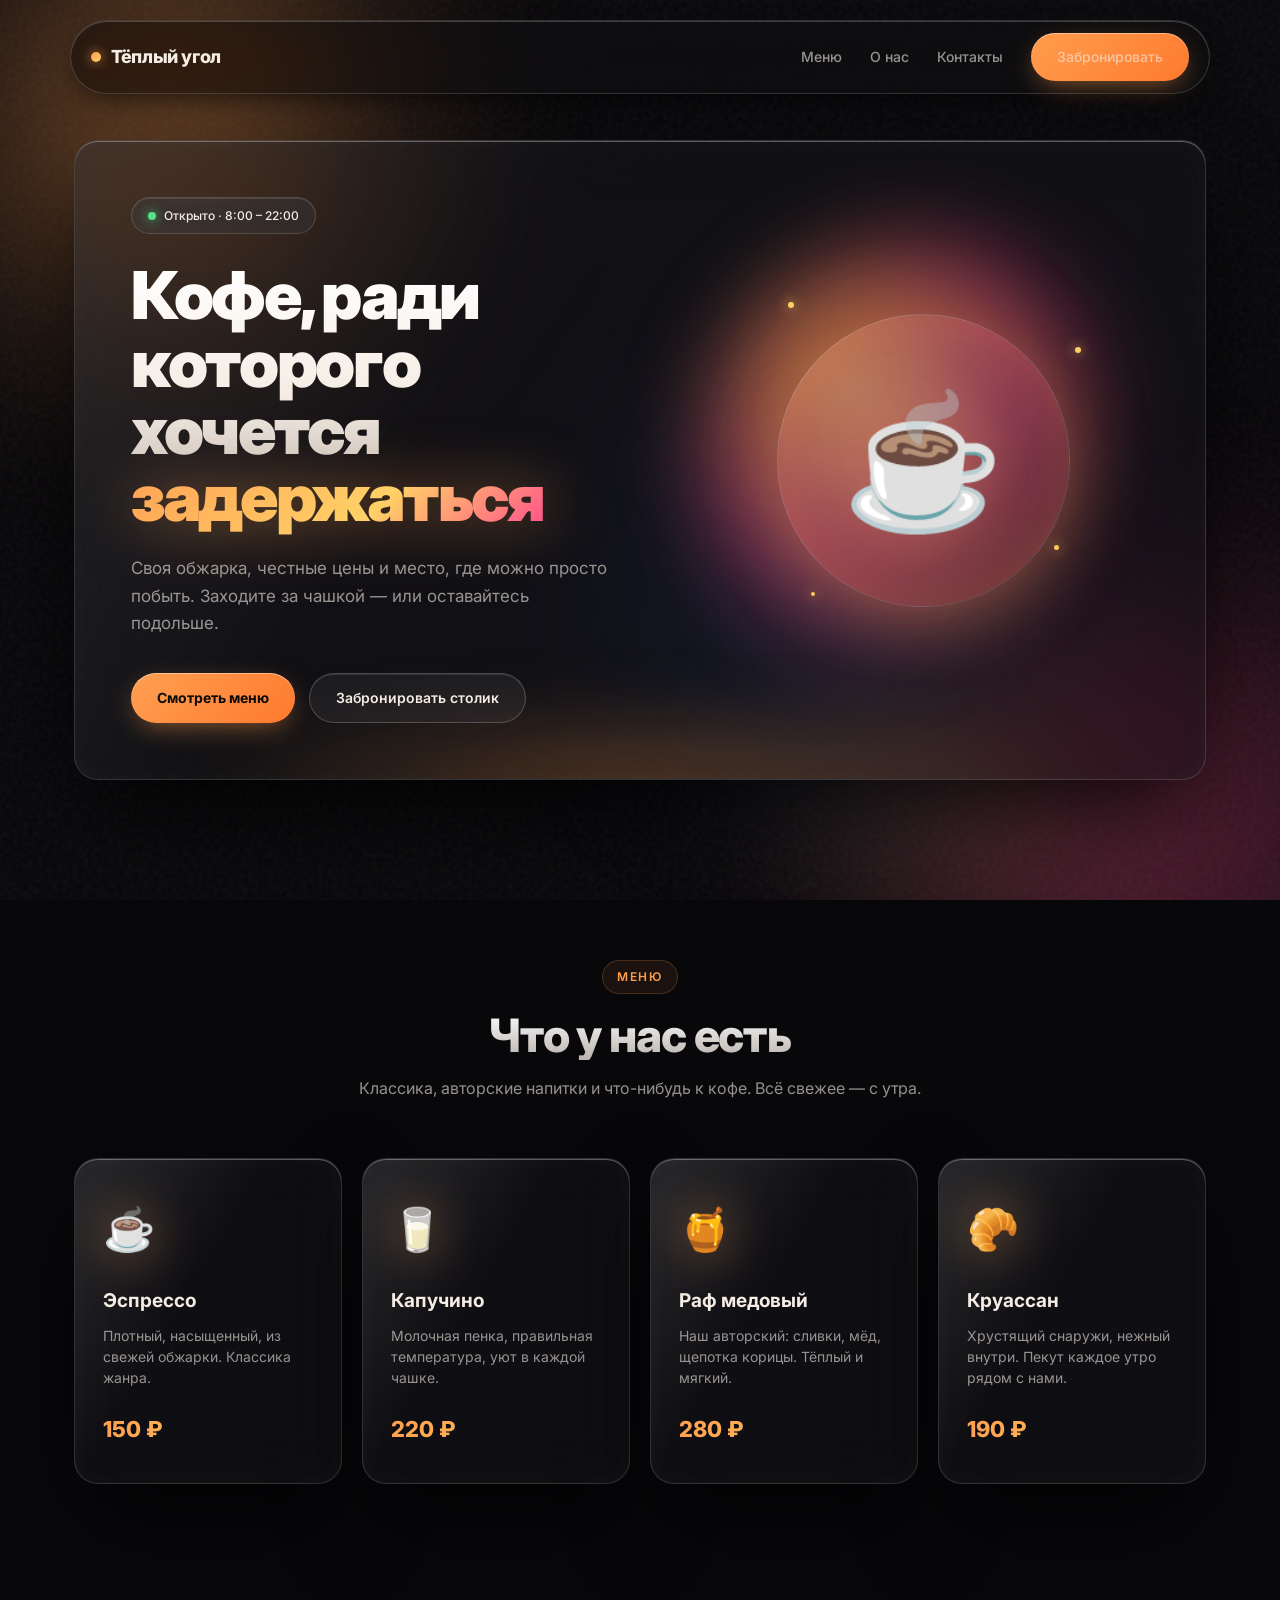
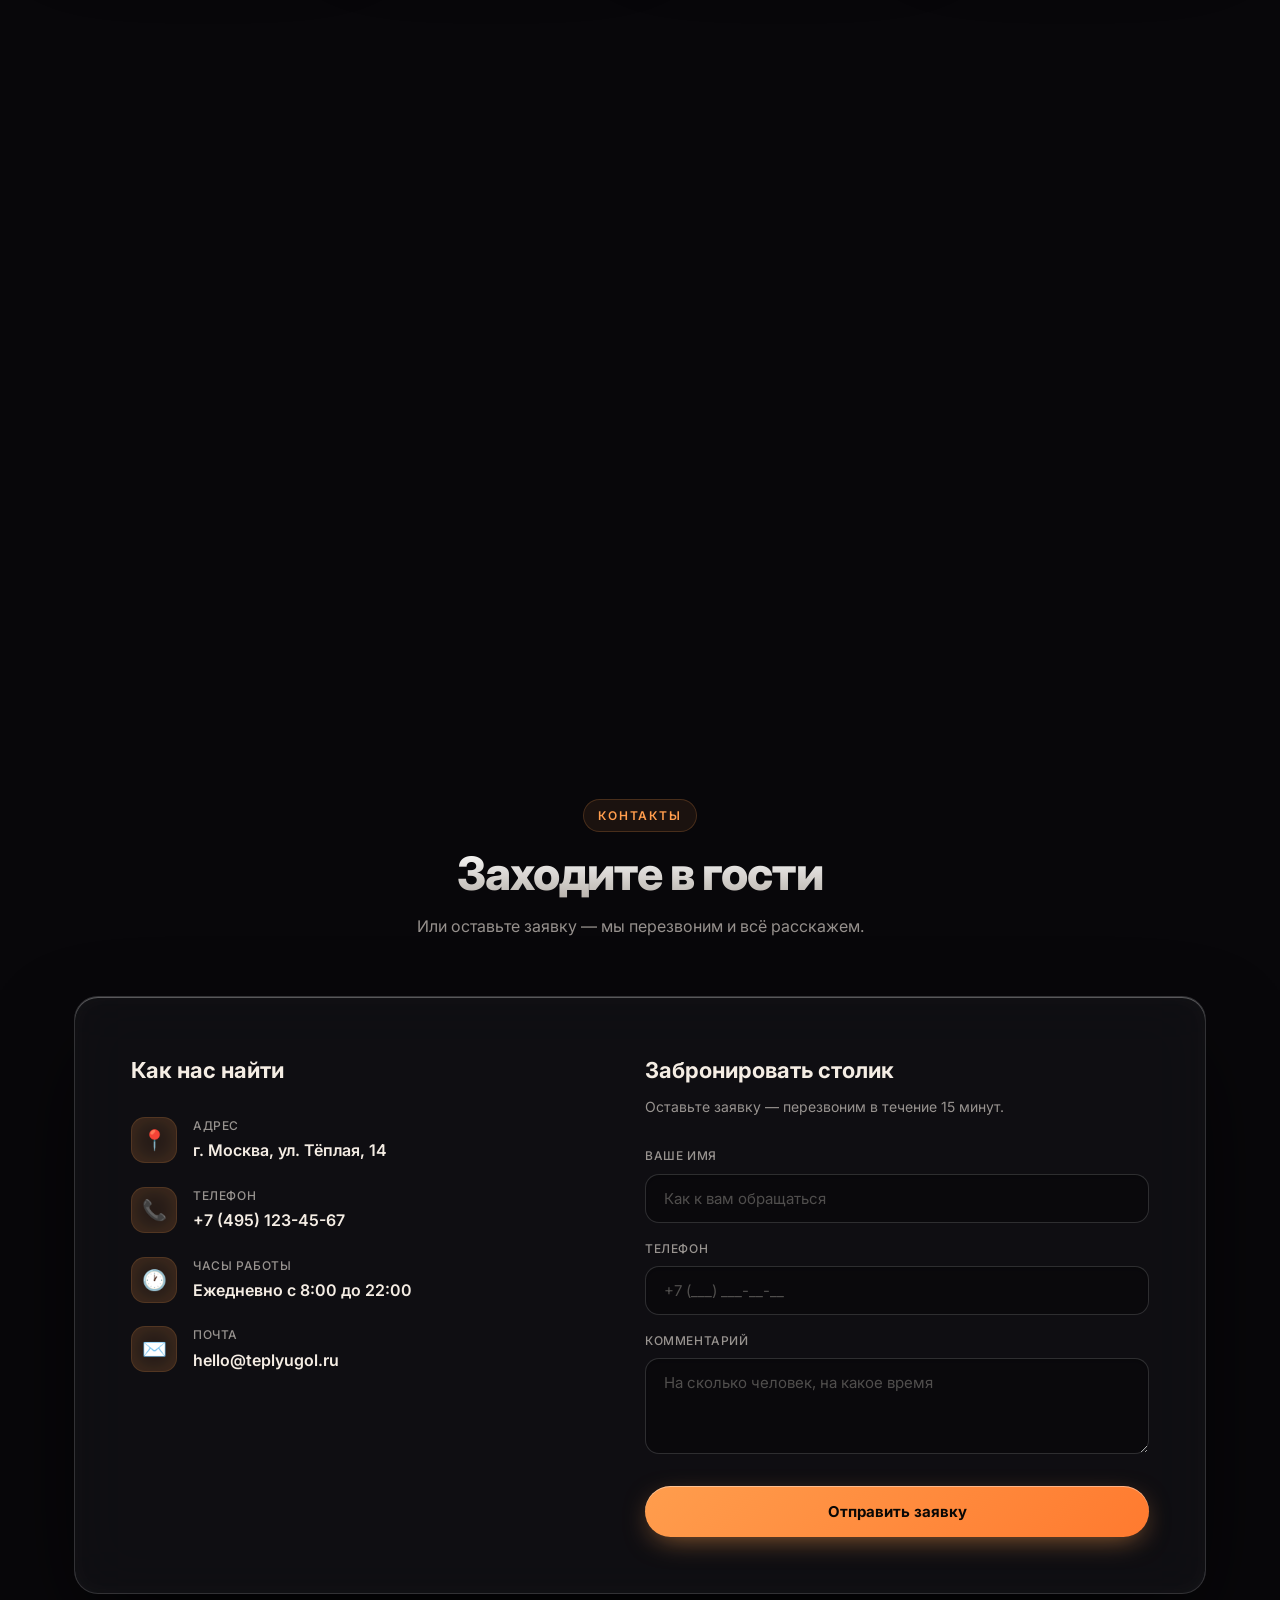
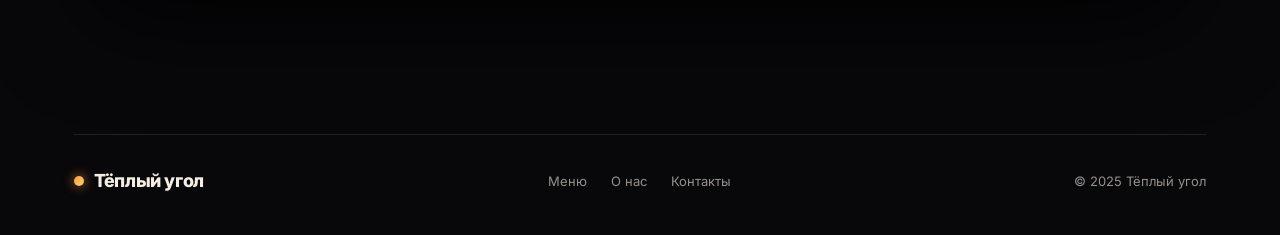
<file: iphone-coffee/index.html>
<!DOCTYPE html>
<html lang="ru">
<head>
<meta charset="UTF-8">
<meta name="viewport" content="width=device-width, initial-scale=1.0">
<title>Тёплый угол — кофе, ради которого хочется задержаться</title>
<link rel="preconnect" href="https://fonts.googleapis.com">
<link rel="preconnect" href="https://fonts.gstatic.com" crossorigin>
<link href="https://fonts.googleapis.com/css2?family=Inter:wght@400;500;600;700;800;900&display=swap" rel="stylesheet">
<style>
  :root {
    --bg: #08070a;
    --text: #f5ede4;
    --muted: rgba(245, 237, 228, 0.6);
    --accent: #ff9d4d;
    --accent-2: #ffd166;
    --accent-3: #ff4d8d;
    --radius: 24px;
    --shadow: 0 40px 100px -20px rgba(0, 0, 0, 0.9);
  }

  * { margin: 0; padding: 0; box-sizing: border-box; }

  html { scroll-behavior: smooth; }

  body {
    font-family: 'Inter', -apple-system, sans-serif;
    background: var(--bg);
    color: var(--text);
    line-height: 1.6;
    -webkit-font-smoothing: antialiased;
    overflow-x: hidden;
    min-height: 100vh;
    position: relative;
  }

  /* ===== ФОН (Шум и сетка теперь ТОЛЬКО здесь) ===== */
  .bg-layer {
    position: fixed;
    inset: 0;
    z-index: 0; /* Самый нижний слой */
    pointer-events: none;
    overflow: hidden;
  }

  /* Плёночное зерно */
  .bg-layer::before {
    content: "";
    position: absolute;
    inset: 0;
    background-image: url("data:image/svg+xml,%3Csvg viewBox='0 0 200 200' xmlns='http://www.w3.org/2000/svg'%3E%3Cfilter id='n'%3E%3CfeTurbulence type='fractalNoise' baseFrequency='0.9' numOctaves='2' stitchTiles='stitch'/%3E%3C/filter%3E%3Crect width='100%25' height='100%25' filter='url(%23n)'/%3E%3C/svg%3E");
    opacity: 0.06;
  }

  /* Точечная сетка */
  .bg-layer::after {
    content: "";
    position: absolute;
    inset: 0;
    background-image: radial-gradient(circle, rgba(255,255,255,0.05) 1px, transparent 1px);
    background-size: 36px 36px;
    mask-image: radial-gradient(ellipse at center, black 40%, transparent 85%);
    -webkit-mask-image: radial-gradient(ellipse at center, black 40%, transparent 85%);
  }

  /* Размытые пятна */
  .blob {
    position: absolute;
    border-radius: 50%;
    filter: blur(100px);
    will-change: transform;
  }
  .blob-1 {
    width: 620px; height: 620px;
    background: radial-gradient(circle, #ff9d4d 0%, transparent 65%);
    top: -180px; left: -140px;
    opacity: 0.55;
    animation: drift1 24s ease-in-out infinite;
  }
  .blob-2 {
    width: 700px; height: 700px;
    background: radial-gradient(circle, #ff4d8d 0%, transparent 65%);
    bottom: -280px; right: -220px;
    opacity: 0.4;
    animation: drift2 28s ease-in-out infinite;
  }
  .blob-3 {
    width: 540px; height: 540px;
    background: radial-gradient(circle, #5b8dff 0%, transparent 65%);
    top: 35%; left: 45%;
    opacity: 0.35;
    animation: drift3 32s ease-in-out infinite;
  }
  .blob-4 {
    width: 420px; height: 420px;
    background: radial-gradient(circle, #ffd166 0%, transparent 65%);
    top: 60%; right: 10%;
    opacity: 0.25;
    animation: drift1 26s ease-in-out infinite reverse;
  }

  @keyframes drift1 {
    0%, 100% { transform: translate(0, 0) scale(1); }
    50% { transform: translate(120px, -80px) scale(1.15); }
  }
  @keyframes drift2 {
    0%, 100% { transform: translate(0, 0) scale(1); }
    50% { transform: translate(-100px, -120px) scale(0.9); }
  }
  @keyframes drift3 {
    0%, 100% { transform: translate(0, 0) scale(1); }
    50% { transform: translate(80px, 100px) scale(1.2); }
  }

  /* ===== БАЗОВЫЕ СТИЛИ ===== */
  .container {
    max-width: 1180px;
    margin: 0 auto;
    padding: 0 24px;
    position: relative;
    z-index: 10; /* Контент ВЫШЕ фона с шумом */
  }

  /* ЧЕТКОЕ ЛЕДЯНОЕ СТЕКЛО (Apple Style) */
  .glass {
    background: rgba(20, 20, 24, 0.6); /* Чуть плотнее фон, чтобы текст не сливался с шумом */
    backdrop-filter: blur(30px) saturate(180%);
    -webkit-backdrop-filter: blur(30px) saturate(180%);
    border: 1px solid rgba(255, 255, 255, 0.15);
    border-radius: var(--radius);
    /* Внешняя глубокая тень + внутренний блик сверху (эффект глянца) */
    box-shadow: 
      var(--shadow), 
      inset 0 1px 0 rgba(255, 255, 255, 0.3), 
      inset 0 0 20px rgba(255, 255, 255, 0.03);
    position: relative;
    transition: border-color 0.3s;
  }
  .glass:hover {
    border-color: rgba(255, 255, 255, 0.25);
  }

  /* Отблеск на стекле */
  .shine { overflow: hidden; }
  .shine::before {
    content: "";
    position: absolute;
    inset: 0;
    background: linear-gradient(120deg, transparent 30%, rgba(255,255,255,0.1) 50%, transparent 70%);
    background-size: 250% 100%;
    background-position: 100% 0;
    transition: background-position 0.9s cubic-bezier(0.2, 0.8, 0.2, 1);
    pointer-events: none;
    border-radius: inherit;
    z-index: 2;
  }
  .shine:hover::before { background-position: -50% 0; }

  /* 3D-наклон */
  .tilt {
    transform-style: preserve-3d;
    will-change: transform;
    transition: transform 0.4s cubic-bezier(0.2, 0.8, 0.2, 1);
  }
  .tilt.tilting {
    transition: transform 0.08s linear;
  }
  .tilt > .lift {
    transform: translateZ(40px);
    transform-style: preserve-3d;
  }

  /* ===== НАВИГАЦИЯ ===== */
  nav.top-nav {
    position: fixed;
    top: 20px;
    left: 50%;
    transform: translateX(-50%);
    z-index: 100;
    width: calc(100% - 40px);
    max-width: 1140px;
    padding: 12px 20px;
    display: flex;
    align-items: center;
    justify-content: space-between;
    background: rgba(15, 15, 18, 0.6);
    backdrop-filter: blur(24px) saturate(180%);
    -webkit-backdrop-filter: blur(24px) saturate(180%);
    border: 1px solid rgba(255, 255, 255, 0.15);
    border-radius: 100px;
    box-shadow: 0 10px 30px -10px rgba(0,0,0,0.8), inset 0 1px 0 rgba(255,255,255,0.2);
    transition: background 0.3s, border-color 0.3s;
  }
  nav.top-nav.scrolled {
    background: rgba(10, 10, 12, 0.9);
    border-color: rgba(255, 255, 255, 0.25);
  }

  .logo {
    font-weight: 800;
    font-size: 18px;
    letter-spacing: -0.02em;
    color: var(--text);
    text-decoration: none;
    display: flex;
    align-items: center;
    gap: 10px;
  }
  .logo::before {
    content: "";
    width: 10px; height: 10px;
    border-radius: 50%;
    background: linear-gradient(135deg, var(--accent), var(--accent-2));
    box-shadow: 0 0 12px rgba(255, 157, 77, 0.8);
  }

  .nav-links {
    display: flex;
    gap: 28px;
    align-items: center;
  }
  .nav-links a {
    color: var(--muted);
    text-decoration: none;
    font-size: 14px;
    font-weight: 500;
    transition: color 0.2s;
  }
  .nav-links a:hover { color: var(--text); }

  .btn {
    display: inline-flex;
    align-items: center;
    justify-content: center;
    padding: 13px 26px;
    border-radius: 100px;
    font-weight: 600;
    font-size: 14px;
    text-decoration: none;
    border: none;
    cursor: pointer;
    transition: transform 0.25s cubic-bezier(0.2, 0.8, 0.2, 1), background 0.25s, box-shadow 0.25s, color 0.25s;
    font-family: inherit;
    white-space: nowrap;
  }

  .btn-primary {
    background: linear-gradient(135deg, var(--accent) 0%, #ff7a2f 100%);
    color: #0a0806;
    font-weight: 700;
    box-shadow: 0 8px 28px -8px rgba(255, 157, 77, 0.6), inset 0 1px 0 rgba(255,255,255,0.4);
  }
  .btn-primary:hover {
    transform: translateY(-2px) scale(1.02);
    box-shadow: 0 14px 40px -8px rgba(255, 157, 77, 0.8), inset 0 1px 0 rgba(255,255,255,0.4);
  }

  .btn-ghost {
    background: rgba(255,255,255,0.05);
    color: var(--text);
    border: 1px solid rgba(255, 255, 255, 0.2);
    box-shadow: inset 0 1px 0 rgba(255,255,255,0.1);
  }
  .btn-ghost:hover {
    background: rgba(255,255,255,0.1);
    transform: translateY(-2px);
  }

  /* burger */
  .burger {
    display: none;
    flex-direction: column;
    gap: 5px;
    background: none;
    border: none;
    cursor: pointer;
    padding: 8px;
    z-index: 110;
  }
  .burger span {
    display: block;
    width: 24px; height: 2px;
    background: var(--text);
    border-radius: 2px;
    transition: transform 0.3s, opacity 0.3s;
  }
  .burger.active span:nth-child(1) { transform: translateY(7px) rotate(45deg); }
  .burger.active span:nth-child(2) { opacity: 0; }
  .burger.active span:nth-child(3) { transform: translateY(-7px) rotate(-45deg); }

  /* ===== HERO ===== */
  .hero {
    padding: 140px 0 100px;
    perspective: 1400px;
    position: relative;
  }

  .hero-card {
    padding: 56px;
    display: grid;
    grid-template-columns: 1.15fr 1fr;
    gap: 48px;
    align-items: center;
    position: relative;
  }

  /* Отражение под карточкой — "лёд" */
  .hero-card::after {
    content: "";
    position: absolute;
    left: 8%;
    right: 8%;
    bottom: -60px;
    height: 120px;
    background: radial-gradient(ellipse at center, rgba(255, 157, 77, 0.4), transparent 70%);
    filter: blur(40px);
    z-index: -1;
    pointer-events: none;
  }

  .hero-badge {
    display: inline-flex;
    align-items: center;
    gap: 8px;
    background: rgba(255, 255, 255, 0.05);
    border: 1px solid rgba(255, 255, 255, 0.15);
    padding: 8px 16px;
    border-radius: 100px;
    font-size: 12px;
    font-weight: 500;
    color: var(--text);
    margin-bottom: 28px;
    backdrop-filter: blur(10px);
    box-shadow: inset 0 1px 0 rgba(255,255,255,0.1);
  }
  .hero-badge::before {
    content: "";
    width: 8px; height: 8px;
    background: #4ade80;
    border-radius: 50%;
    box-shadow: 0 0 12px #4ade80;
    animation: pulse 2s ease-in-out infinite;
  }
  @keyframes pulse {
    0%, 100% { opacity: 1; transform: scale(1); }
    50% { opacity: 0.5; transform: scale(1.3); }
  }

  .hero h1 {
    font-size: clamp(36px, 5.5vw, 66px);
    line-height: 1.02;
    letter-spacing: -0.035em;
    font-weight: 900;
    margin-bottom: 24px;
    background: linear-gradient(180deg, #ffffff 0%, #f5ede4 50%, rgba(245,237,228,0.7) 100%);
    -webkit-background-clip: text;
    background-clip: text;
    -webkit-text-fill-color: transparent;
  }
  .hero h1 em {
    font-style: normal;
    background: linear-gradient(135deg, var(--accent) 0%, var(--accent-2) 60%, var(--accent-3) 100%);
    -webkit-background-clip: text;
    background-clip: text;
    -webkit-text-fill-color: transparent;
    filter: drop-shadow(0 0 30px rgba(255, 157, 77, 0.5));
  }

  .hero p {
    font-size: 17px;
    color: var(--muted);
    max-width: 480px;
    margin-bottom: 36px;
  }

  .hero-actions {
    display: flex;
    gap: 14px;
    flex-wrap: wrap;
  }

  /* Hero visual */
  .hero-visual {
    position: relative;
    aspect-ratio: 1;
    display: flex;
    align-items: center;
    justify-content: center;
  }

  .orb {
    position: absolute;
    width: 100%;
    height: 100%;
    border-radius: 50%;
    background: radial-gradient(circle at 30% 30%, rgba(255, 157, 77, 0.6), rgba(255, 77, 141, 0.4) 40%, transparent 70%);
    filter: blur(40px);
    animation: orb-breathe 6s ease-in-out infinite;
  }
  @keyframes orb-breathe {
    0%, 100% { transform: scale(1); opacity: 0.8; }
    50% { transform: scale(1.1); opacity: 1; }
  }

  .orb-glass {
    position: absolute;
    width: 65%;
    height: 65%;
    border-radius: 50%;
    background: radial-gradient(circle at 30% 30%, rgba(255,255,255,0.15), rgba(255,255,255,0.02) 60%, transparent 80%);
    border: 1px solid rgba(255,255,255,0.2);
    backdrop-filter: blur(10px);
    box-shadow:
      inset 0 0 60px rgba(255, 157, 77, 0.3),
      0 0 80px rgba(255, 157, 77, 0.4),
      inset -20px -20px 60px rgba(255, 77, 141, 0.15);
    z-index: 2;
  }

  .cup {
    position: relative;
    font-size: 130px;
    z-index: 3;
    filter: drop-shadow(0 20px 60px rgba(255, 157, 77, 0.6));
    animation: cup-float 5s ease-in-out infinite;
  }
  @keyframes cup-float {
    0%, 100% { transform: translateY(0) rotate(-3deg); }
    50% { transform: translateY(-12px) rotate(3deg); }
  }

  .sparkle {
    position: absolute;
    width: 6px; height: 6px;
    background: var(--accent-2);
    border-radius: 50%;
    box-shadow: 0 0 12px var(--accent-2);
    animation: sparkle 3s ease-in-out infinite;
  }
  .sparkle.s1 { top: 15%; left: 20%; animation-delay: 0s; }
  .sparkle.s2 { top: 25%; right: 15%; animation-delay: 0.7s; }
  .sparkle.s3 { bottom: 20%; left: 25%; animation-delay: 1.4s; width: 4px; height: 4px; }
  .sparkle.s4 { bottom: 30%; right: 20%; animation-delay: 2.1s; width: 5px; height: 5px; }
  @keyframes sparkle {
    0%, 100% { opacity: 0; transform: scale(0.5); }
    50% { opacity: 1; transform: scale(1.2); }
  }

  /* ===== СЕКЦИИ ===== */
  section { padding: 80px 0; perspective: 1400px; position: relative; }

  .section-head {
    text-align: center;
    max-width: 640px;
    margin: 0 auto 56px;
  }
  .section-tag {
    display: inline-block;
    font-size: 12px;
    font-weight: 600;
    letter-spacing: 0.15em;
    text-transform: uppercase;
    color: var(--accent);
    margin-bottom: 16px;
    padding: 6px 14px;
    border-radius: 100px;
    background: rgba(255, 157, 77, 0.08);
    border: 1px solid rgba(255, 157, 77, 0.2);
  }
  .section-head h2 {
    font-size: clamp(28px, 4vw, 46px);
    line-height: 1.1;
    letter-spacing: -0.025em;
    font-weight: 800;
    margin-bottom: 16px;
    background: linear-gradient(180deg, #ffffff, rgba(245,237,228,0.75));
    -webkit-background-clip: text;
    background-clip: text;
    -webkit-text-fill-color: transparent;
  }
  .section-head p {
    color: var(--muted);
    font-size: 16px;
  }

  /* ===== МЕНЮ ===== */
  .menu {
    display: grid;
    grid-template-columns: repeat(auto-fit, minmax(240px, 1fr));
    gap: 20px;
  }

  .menu-card {
    padding: 36px 28px;
    cursor: default;
  }

  .menu-card .emoji {
    display: inline-block;
    font-size: 42px;
    margin-bottom: 24px;
    filter: drop-shadow(0 0 24px rgba(255, 157, 77, 0.5));
  }

  .menu-card h3 {
    font-size: 19px;
    font-weight: 700;
    margin-bottom: 8px;
    color: var(--text);
  }
  .menu-card p {
    color: var(--muted);
    font-size: 14px;
    margin-bottom: 24px;
    line-height: 1.5;
  }
  .menu-card .price {
    font-size: 22px;
    font-weight: 800;
    background: linear-gradient(135deg, var(--accent), var(--accent-2));
    -webkit-background-clip: text;
    background-clip: text;
    -webkit-text-fill-color: transparent;
  }

  /* ===== О НАС ===== */
  .about-card {
    padding: 56px;
    display: grid;
    grid-template-columns: 1fr 1fr;
    gap: 56px;
    align-items: center;
  }

  .about-visual {
    aspect-ratio: 1;
    border-radius: 20px;
    background: radial-gradient(circle at 30% 30%, rgba(255, 157, 77, 0.35), rgba(255, 77, 141, 0.15) 50%, transparent 80%);
    display: flex;
    align-items: center;
    justify-content: center;
    font-size: 120px;
    position: relative;
    overflow: hidden;
    border: 1px solid rgba(255,255,255,0.1);
    box-shadow: inset 0 0 80px rgba(255, 157, 77, 0.1);
  }
  .about-visual::before {
    content: "";
    position: absolute;
    inset: 0;
    background: radial-gradient(circle at 70% 80%, rgba(91, 141, 255, 0.25), transparent 60%);
  }
  .about-visual span {
    position: relative;
    z-index: 1;
    filter: drop-shadow(0 0 30px rgba(255, 157, 77, 0.6));
  }

  .about h2 {
    font-size: clamp(26px, 3.5vw, 38px);
    line-height: 1.1;
    font-weight: 800;
    margin: 12px 0 20px;
    letter-spacing: -0.02em;
    background: linear-gradient(180deg, #fff, rgba(245,237,228,0.75));
    -webkit-background-clip: text;
    background-clip: text;
    -webkit-text-fill-color: transparent;
  }
  .about p {
    color: var(--muted);
    font-size: 15px;
    margin-bottom: 28px;
  }

  .features {
    list-style: none;
  }
  .features li {
    display: flex;
    align-items: center;
    gap: 14px;
    padding: 14px 0;
    border-bottom: 1px solid rgba(255,255,255,0.08);
    font-size: 15px;
    font-weight: 500;
    color: var(--text);
  }
  .features li:last-child { border-bottom: none; }
  .features li::before {
    content: "✓";
    display: flex;
    align-items: center;
    justify-content: center;
    width: 22px; height: 22px;
    background: linear-gradient(135deg, var(--accent), var(--accent-2));
    color: #0a0806;
    border-radius: 50%;
    font-size: 12px;
    font-weight: 800;
    flex-shrink: 0;
    box-shadow: 0 0 16px rgba(255, 157, 77, 0.5);
  }

  /* ===== КОНТАКТЫ ===== */
  .contacts-card {
    padding: 56px;
    display: grid;
    grid-template-columns: 1fr 1.1fr;
    gap: 56px;
  }

  .contact-info h3 {
    font-size: 22px;
    margin-bottom: 28px;
    font-weight: 700;
  }
  .contact-item {
    display: flex;
    gap: 16px;
    margin-bottom: 22px;
    align-items: center;
  }
  .contact-item .ico {
    width: 46px; height: 46px;
    border-radius: 14px;
    background: rgba(255, 157, 77, 0.1);
    border: 1px solid rgba(255, 157, 77, 0.2);
    display: flex;
    align-items: center;
    justify-content: center;
    font-size: 20px;
    flex-shrink: 0;
    box-shadow: inset 0 0 20px rgba(255, 157, 77, 0.15);
  }
  .contact-item strong {
    display: block;
    font-size: 12px;
    color: var(--muted);
    font-weight: 500;
    margin-bottom: 3px;
    letter-spacing: 0.05em;
    text-transform: uppercase;
  }
  .contact-item a, .contact-item span {
    color: var(--text);
    font-size: 16px;
    font-weight: 600;
    text-decoration: none;
    transition: color 0.2s;
  }
  .contact-item a:hover { color: var(--accent); }

  form.contact-form {
    display: flex;
    flex-direction: column;
  }
  form.contact-form h3 {
    font-size: 22px;
    margin-bottom: 8px;
    font-weight: 700;
  }
  form.contact-form > p {
    color: var(--muted);
    font-size: 14px;
    margin-bottom: 28px;
  }
  .form-group { margin-bottom: 16px; }
  .form-group label {
    display: block;
    font-size: 12px;
    color: var(--muted);
    margin-bottom: 8px;
    font-weight: 500;
    letter-spacing: 0.05em;
    text-transform: uppercase;
  }
  .form-group input,
  .form-group textarea {
    width: 100%;
    padding: 14px 18px;
    background: rgba(0,0,0,0.3); /* Темнее, чтобы выделялось на фоне стекла */
    border: 1px solid rgba(255,255,255,0.15);
    border-radius: 14px;
    color: var(--text);
    font-family: inherit;
    font-size: 15px;
    transition: border-color 0.2s, background 0.2s, box-shadow 0.2s;
    box-shadow: inset 0 2px 5px rgba(0,0,0,0.2);
  }
  .form-group input::placeholder,
  .form-group textarea::placeholder {
    color: rgba(245, 237, 228, 0.3);
  }
  .form-group input:focus,
  .form-group textarea:focus {
    outline: none;
    border-color: var(--accent);
    background: rgba(0,0,0,0.4);
    box-shadow: 0 0 0 4px rgba(255, 157, 77, 0.1), inset 0 2px 5px rgba(0,0,0,0.2);
  }
  .form-group textarea { resize: vertical; min-height: 96px; }
  form.contact-form .btn-primary {
    width: 100%;
    padding: 16px;
    margin-top: 8px;
    font-size: 15px;
  }

  .form-success {
    display: none;
    text-align: center;
    padding: 40px 20px;
  }
  .form-success.show { display: block; }
  .form-success .check {
    width: 72px; height: 72px;
    border-radius: 50%;
    background: linear-gradient(135deg, #4ade80, #22c55e);
    color: white;
    font-size: 34px;
    display: flex;
    align-items: center;
    justify-content: center;
    margin: 0 auto 20px;
    box-shadow: 0 0 40px rgba(74, 222, 128, 0.5), inset 0 2px 0 rgba(255,255,255,0.4);
    animation: checkIn 0.5s cubic-bezier(0.34, 1.56, 0.64, 1);
  }
  @keyframes checkIn {
    from { transform: scale(0); }
    to { transform: scale(1); }
  }
  .form-success h4 { font-size: 20px; margin-bottom: 8px; }
  .form-success p { color: var(--muted); font-size: 14px; }

  /* ===== ПОДВАЛ ===== */
  footer {
    padding: 60px 0 40px;
    position: relative;
    z-index: 10;
  }
  .footer-inner {
    display: flex;
    justify-content: space-between;
    align-items: center;
    flex-wrap: wrap;
    gap: 20px;
    padding-top: 32px;
    border-top: 1px solid rgba(255,255,255,0.1);
    color: var(--muted);
    font-size: 13px;
  }
  .footer-links {
    display: flex;
    gap: 24px;
  }
  .footer-links a {
    color: var(--muted);
    text-decoration: none;
    font-size: 13px;
    transition: color 0.2s;
  }
  .footer-links a:hover { color: var(--accent); }

  /* ===== АНИМАЦИЯ ПОЯВЛЕНИЯ ===== */
  .reveal {
    opacity: 0;
    transform: translateY(40px) scale(0.98);
    transition: opacity 0.9s cubic-bezier(0.2, 0.8, 0.2, 1),
                transform 0.9s cubic-bezier(0.2, 0.8, 0.2, 1);
  }
  .reveal.visible {
    opacity: 1;
    transform: translateY(0) scale(1);
  }

  /* ===== МОБИЛКА ===== */
  @media (max-width: 900px) {
    .burger { display: flex; }
    .nav-links {
      position: fixed;
      top: 84px;
      left: 20px;
      right: 20px;
      background: rgba(15, 15, 18, 0.95);
      backdrop-filter: blur(24px);
      border: 1px solid rgba(255,255,255,0.15);
      border-radius: 20px;
      flex-direction: column;
      align-items: stretch;
      padding: 20px;
      gap: 4px;
      opacity: 0;
      transform: translateY(-12px);
      pointer-events: none;
      transition: opacity 0.3s, transform 0.3s;
      box-shadow: 0 20px 40px rgba(0,0,0,0.8);
    }
    .nav-links.open {
      opacity: 1;
      transform: translateY(0);
      pointer-events: all;
    }
    .nav-links a {
      padding: 14px 16px;
      font-size: 16px;
      border-radius: 12px;
    }
    .nav-links a:hover { background: rgba(255,255,255,0.05); }
    .nav-links .btn { margin-top: 8px; }

    .hero { padding: 120px 0 40px; }
    .hero-card {
      padding: 32px 24px;
      grid-template-columns: 1fr;
      gap: 24px;
    }
    .hero-visual {
      order: -1;
      max-width: 280px;
      margin: 0 auto;
    }
    .cup { font-size: 90px; }

    section { padding: 56px 0; }
    .section-head { margin-bottom: 40px; }

    .about-card {
      padding: 32px 24px;
      grid-template-columns: 1fr;
      gap: 32px;
    }
    .about-visual {
      max-width: 280px;
      margin: 0 auto;
      font-size: 80px;
    }

    .contacts-card {
      padding: 32px 24px;
      grid-template-columns: 1fr;
      gap: 40px;
    }

    .footer-inner {
      flex-direction: column;
      text-align: center;
    }

    .tilt { transform: none !important; }
  }

  @media (max-width: 480px) {
    .container { padding: 0 18px; }
    nav.top-nav { padding: 10px 16px; }
    .hero h1 { font-size: 32px; }
    .menu-card { padding: 28px 22px; }
    .hero-actions .btn { flex: 1; }
  }

  @media (prefers-reduced-motion: reduce) {
    *, *::before, *::after {
      animation-duration: 0.01ms !important;
      animation-iteration-count: 1 !important;
      transition-duration: 0.01ms !important;
    }
  }

  /* =========================================
   ОПТИМИЗАЦИЯ ДЛЯ МОБИЛЬНЫХ И СЛАБЫХ УСТРОЙСТВ
   ========================================= */

/* Если экран меньше 900px ИЛИ устройство не поддерживает hover (телефоны) */
@media (max-width: 900px), (hover: none) {
  
  /* 1. Убираем тяжелый блюр у стекла и делаем фон плотным */
  .glass {
    backdrop-filter: none !important;
    -webkit-backdrop-filter: none !important;
    background: rgba(20, 20, 24, 0.95) !important; /* Почти непрозрачный фон */
    box-shadow: 0 10px 30px -10px rgba(0, 0, 0, 0.8) !important; /* Упрощаем тень */
  }

  /* 2. Отключаем тяжелый блюр на навигации */
  nav.top-nav {
    background: rgba(15, 15, 18, 0.95) !important;
    backdrop-filter: none !important;
    -webkit-backdrop-filter: none !important;
  }

  /* 3. Отключаем анимацию пятен и уменьшаем радиус размытия (это сильно грузит ЦП) */
  .blob {
    animation: none !important;
    filter: blur(60px) !important;
  }
  
  /* 4. Убираем SVG-шум с фона (вызывает лаги при скролле) */
  .bg-layer::before {
    display: none !important;
  }
  
  /* 5. Отключаем 3D-перспективу (чтобы не грузить композитный слой) */
  .hero, section {
    perspective: none !important;
  }
  
  .tilt {
    transform: none !important;
  }
  
  /* 6. Убираем тяжелые внутренние блики (inset) у кнопок и сферы */
  .btn-primary, .btn-ghost, .orb-glass {
    box-shadow: 0 4px 15px rgba(0, 0, 0, 0.3) !important;
  }
}
</style>
</head>
<body>

<!-- ФОНОВЫЙ СЛОЙ (Шум и сетка только здесь) -->
<div class="bg-layer">
  <div class="blob blob-1"></div>
  <div class="blob blob-2"></div>
  <div class="blob blob-3"></div>
  <div class="blob blob-4"></div>
</div>

<!-- Навигация -->
<nav class="top-nav" id="topNav">
  <a href="#" class="logo">Тёплый угол</a>
  <div class="nav-links" id="navLinks">
    <a href="#menu">Меню</a>
    <a href="#about">О нас</a>
    <a href="#contacts">Контакты</a>
    <a href="#contacts" class="btn btn-primary">Забронировать</a>
  </div>
  <button class="burger" id="burger" aria-label="Меню">
    <span></span><span></span><span></span>
  </button>
</nav>

<main class="container">

  <!-- HERO -->
  <section class="hero">
    <div class="hero-card glass shine tilt reveal" id="heroCard">
      <div class="lift">
        <span class="hero-badge">Открыто · 8:00 – 22:00</span>
        <h1>Кофе, ради которого хочется <em>задержаться</em></h1>
        <p>Своя обжарка, честные цены и место, где можно просто побыть. Заходите за чашкой — или оставайтесь подольше.</p>
        <div class="hero-actions">
          <a href="#menu" class="btn btn-primary">Смотреть меню</a>
          <a href="#contacts" class="btn btn-ghost">Забронировать столик</a>
        </div>
      </div>
      <div class="hero-visual lift">
        <div class="orb"></div>
        <div class="orb-glass"></div>
        <div class="cup">☕</div>
        <div class="sparkle s1"></div>
        <div class="sparkle s2"></div>
        <div class="sparkle s3"></div>
        <div class="sparkle s4"></div>
      </div>
    </div>
  </section>

  <!-- МЕНЮ -->
  <section id="menu">
    <div class="section-head reveal">
      <span class="section-tag">Меню</span>
      <h2>Что у нас есть</h2>
      <p>Классика, авторские напитки и что-нибудь к кофе. Всё свежее — с утра.</p>
    </div>
    <div class="menu">
      <div class="menu-card glass shine tilt reveal">
        <div class="lift">
          <span class="emoji">☕</span>
          <h3>Эспрессо</h3>
          <p>Плотный, насыщенный, из свежей обжарки. Классика жанра.</p>
          <div class="price">150 ₽</div>
        </div>
      </div>
      <div class="menu-card glass shine tilt reveal">
        <div class="lift">
          <span class="emoji">🥛</span>
          <h3>Капучино</h3>
          <p>Молочная пенка, правильная температура, уют в каждой чашке.</p>
          <div class="price">220 ₽</div>
        </div>
      </div>
      <div class="menu-card glass shine tilt reveal">
        <div class="lift">
          <span class="emoji">🍯</span>
          <h3>Раф медовый</h3>
          <p>Наш авторский: сливки, мёд, щепотка корицы. Тёплый и мягкий.</p>
          <div class="price">280 ₽</div>
        </div>
      </div>
      <div class="menu-card glass shine tilt reveal">
        <div class="lift">
          <span class="emoji">🥐</span>
          <h3>Круассан</h3>
          <p>Хрустящий снаружи, нежный внутри. Пекут каждое утро рядом с нами.</p>
          <div class="price">190 ₽</div>
        </div>
      </div>
    </div>
  </section>

  <!-- О НАС -->
  <section id="about" class="about">
    <div class="about-card glass reveal">
      <div class="about-visual">
        <span>☕</span>
      </div>
      <div>
        <span class="section-tag">О нас</span>
        <h2>Маленькая кофейня с большим сердцем</h2>
        <p>Мы открылись в 2019 году с одной идеей: делать честный кофе без пафоса и переплат. С тех пор у нас появились свои зёрна, свои люди и свой уютный угол в центре города.</p>
        <ul class="features">
          <li>Своя обжарка зёрен каждую неделю</li>
          <li>Альтернативные молоко и сиропы без доплат</li>
          <li>Wi-Fi и розетки у каждого столика</li>
          <li>Детское меню и место для колясок</li>
        </ul>
      </div>
    </div>
  </section>

  <!-- КОНТАКТЫ -->
  <section id="contacts">
    <div class="section-head reveal">
      <span class="section-tag">Контакты</span>
      <h2>Заходите в гости</h2>
      <p>Или оставьте заявку — мы перезвоним и всё расскажем.</p>
    </div>
    <div class="contacts-card glass reveal">
      <div class="contact-info">
        <h3>Как нас найти</h3>
        <div class="contact-item">
          <div class="ico">📍</div>
          <div>
            <strong>Адрес</strong>
            <span>г. Москва, ул. Тёплая, 14</span>
          </div>
        </div>
        <div class="contact-item">
          <div class="ico">📞</div>
          <div>
            <strong>Телефон</strong>
            <a href="tel:+74951234567">+7 (495) 123-45-67</a>
          </div>
        </div>
        <div class="contact-item">
          <div class="ico">🕐</div>
          <div>
            <strong>Часы работы</strong>
            <span>Ежедневно с 8:00 до 22:00</span>
          </div>
        </div>
        <div class="contact-item">
          <div class="ico">✉️</div>
          <div>
            <strong>Почта</strong>
            <a href="mailto:hello@teplyugol.ru">hello@teplyugol.ru</a>
          </div>
        </div>
      </div>

      <form class="contact-form" id="contactForm">
        <h3>Забронировать столик</h3>
        <p>Оставьте заявку — перезвоним в течение 15 минут.</p>
        <div class="form-group">
          <label for="name">Ваше имя</label>
          <input type="text" id="name" name="name" placeholder="Как к вам обращаться" required>
        </div>
        <div class="form-group">
          <label for="phone">Телефон</label>
          <input type="tel" id="phone" name="phone" placeholder="+7 (___) ___-__-__" required>
        </div>
        <div class="form-group">
          <label for="message">Комментарий</label>
          <textarea id="message" name="message" placeholder="На сколько человек, на какое время"></textarea>
        </div>
        <button type="submit" class="btn btn-primary">Отправить заявку</button>
      </form>

      <div class="form-success" id="formSuccess" style="grid-column: 1 / -1;">
        <div class="check">✓</div>
        <h4>Спасибо! Заявка принята</h4>
        <p>Мы перезвоним вам в течение 15 минут.</p>
      </div>
    </div>
  </section>

</main>

<footer>
  <div class="container">
    <div class="footer-inner">
      <a href="#" class="logo">Тёплый угол</a>
      <div class="footer-links">
        <a href="#menu">Меню</a>
        <a href="#about">О нас</a>
        <a href="#contacts">Контакты</a>
      </div>
      <div>© 2025 Тёплый угол</div>
    </div>
  </div>
</footer>

<script>
  // ===== Nav scroll =====
  const topNav = document.getElementById('topNav');
  window.addEventListener('scroll', () => {
    topNav.classList.toggle('scrolled', window.scrollY > 20);
  });

  // ===== Burger =====
  const burger = document.getElementById('burger');
  const navLinks = document.getElementById('navLinks');
  burger.addEventListener('click', () => {
    burger.classList.toggle('active');
    navLinks.classList.toggle('open');
  });
  navLinks.querySelectorAll('a').forEach(a => {
    a.addEventListener('click', () => {
      burger.classList.remove('active');
      navLinks.classList.remove('open');
    });
  });

  // ===== Reveal on scroll =====
  const io = new IntersectionObserver((entries) => {
    entries.forEach((entry, i) => {
      if (entry.isIntersecting) {
        setTimeout(() => entry.target.classList.add('visible'), i * 70);
        io.unobserve(entry.target);
      }
    });
  }, { threshold: 0.1, rootMargin: '0px 0px -60px 0px' });
  document.querySelectorAll('.reveal').forEach(el => io.observe(el));

  // ===== 3D Tilt =====
  const isTouch = matchMedia('(hover: none)').matches;
  const prefersReduced = matchMedia('(prefers-reduced-motion: reduce)').matches;

  if (!isTouch && !prefersReduced) {
    document.querySelectorAll('.tilt').forEach(el => {
      const max = el.id === 'heroCard' ? 5 : 8;
      el.addEventListener('mousemove', (e) => {
        const rect = el.getBoundingClientRect();
        const x = (e.clientX - rect.left) / rect.width - 0.5;
        const y = (e.clientY - rect.top) / rect.height - 0.5;
        el.classList.add('tilting');
        el.style.transform =
          `perspective(1100px) rotateY(${x * max}deg) rotateX(${-y * max}deg)`;
      });
      el.addEventListener('mouseleave', () => {
        el.classList.remove('tilting');
        el.style.transform = '';
      });
    });
  }

  // ===== Phone mask =====
  const phoneInput = document.getElementById('phone');
  phoneInput.addEventListener('input', (e) => {
    let digits = e.target.value.replace(/\D/g, '');
    if (digits.startsWith('8')) digits = '7' + digits.slice(1);
    if (!digits.startsWith('7')) digits = '7' + digits;
    digits = digits.slice(0, 11);
    let out = '+7';
    if (digits.length > 1) out += ' (' + digits.slice(1, 4);
    if (digits.length >= 5) out += ') ' + digits.slice(4, 7);
    if (digits.length >= 8) out += '-' + digits.slice(7, 9);
    if (digits.length >= 10) out += '-' + digits.slice(9, 11);
    e.target.value = out;
  });

  // ===== Form =====
  const form = document.getElementById('contactForm');
  const success = document.getElementById('formSuccess');
  form.addEventListener('submit', (e) => {
    e.preventDefault();
    form.style.display = 'none';
    success.classList.add('show');
  });
</script>

</body>
</html>
</file>
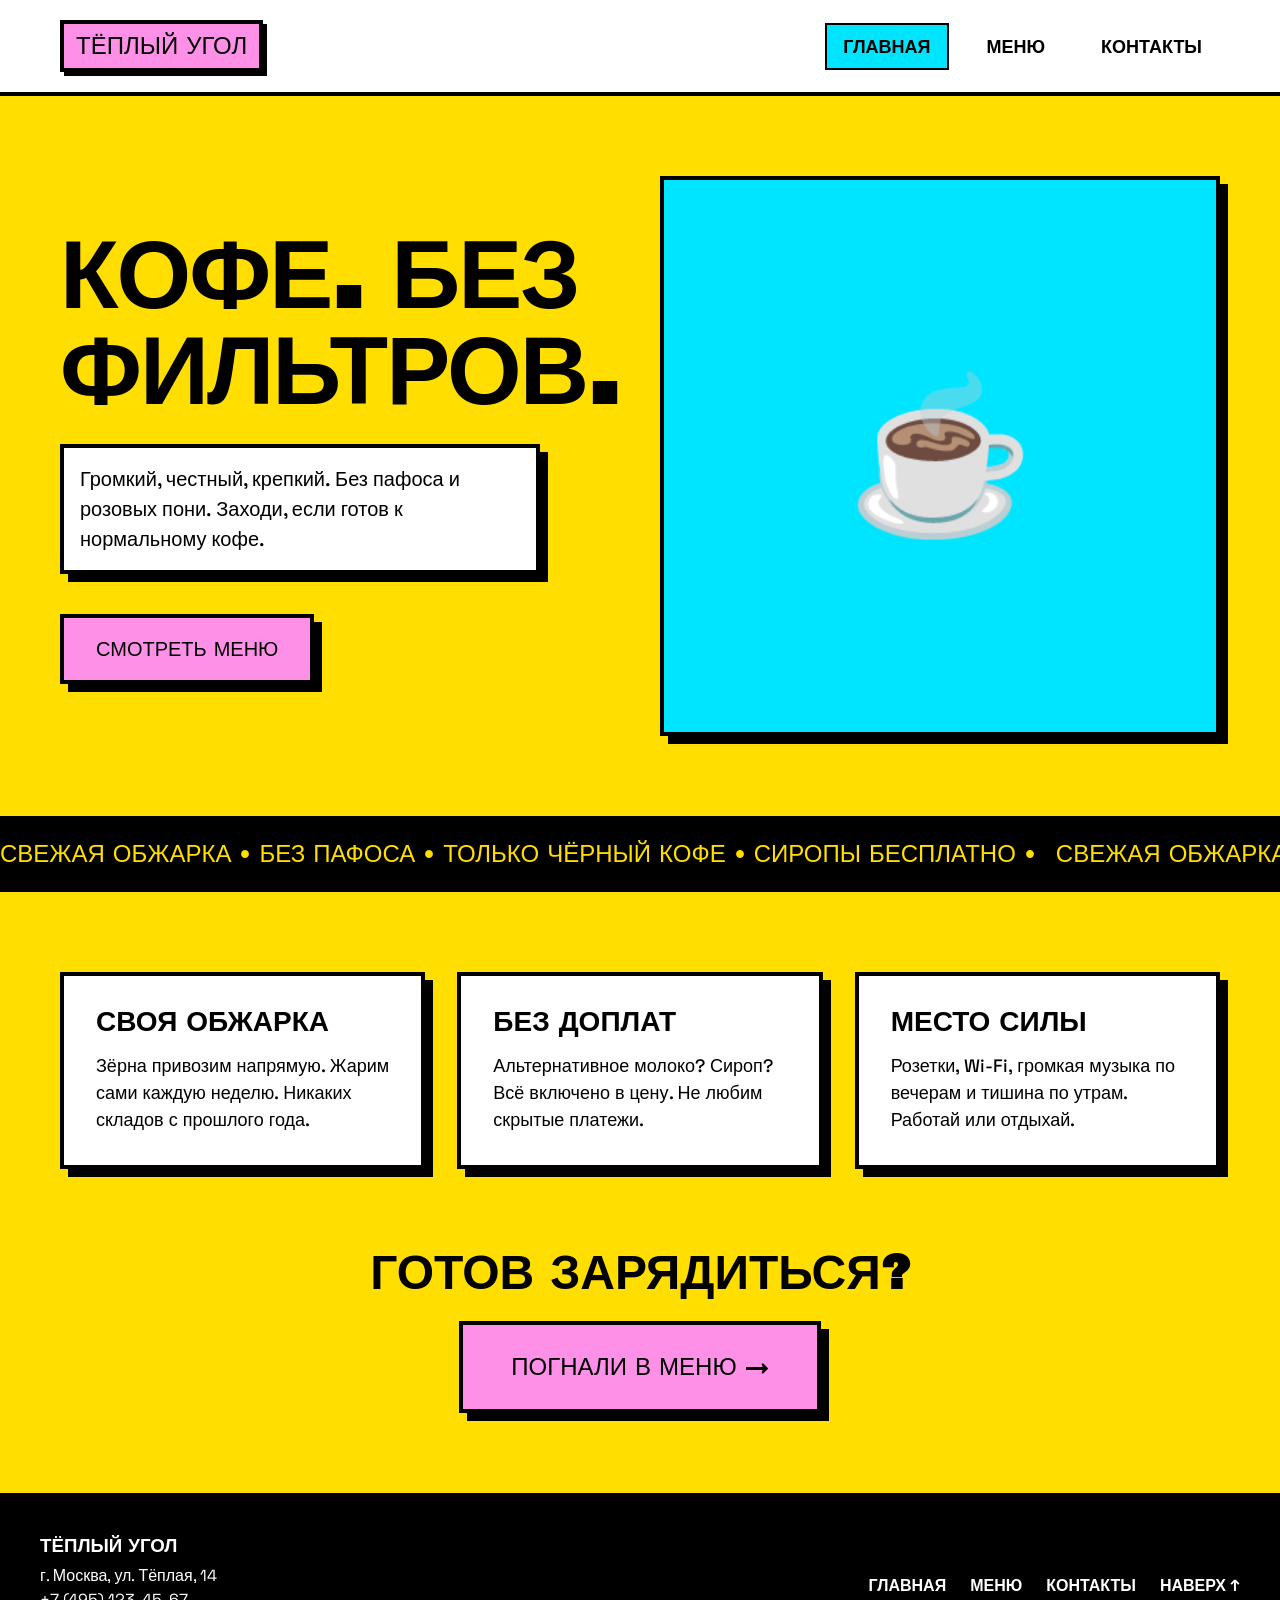
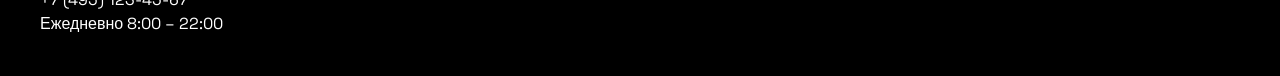
<file: neo-coffee/index.html>
<!DOCTYPE html>
<html lang="ru">
<head>
  <meta charset="UTF-8">
  <meta name="viewport" content="width=device-width, initial-scale=1.0">
  <title>Тёплый угол — Главная</title>
  <link rel="stylesheet" href="style.css">
</head>
<body>

  <header>
    <div class="header-inner">
      <a href="index.html" class="logo">ТЁПЛЫЙ УГОЛ</a>
      <nav>
        <a href="index.html" class="active">Главная</a>
        <a href="menu.html">Меню</a>
        <a href="contacts.html">Контакты</a>
      </nav>
    </div>
  </header>

  <section class="hero">
    <div class="hero-text">
      <h1>КОФЕ. БЕЗ ФИЛЬТРОВ.</h1>
      <p>Громкий, честный, крепкий. Без пафоса и розовых пони. Заходи, если готов к нормальному кофе.</p>
      <a href="menu.html" class="btn btn-primary">Смотреть меню</a>
    </div>
    <div class="hero-img">☕</div>
  </section>

  <div class="marquee">
    <div class="marquee-content">
      <span>СВЕЖАЯ ОБЖАРКА • БЕЗ ПАФОСА • ТОЛЬКО ЧЁРНЫЙ КОФЕ • СИРОПЫ БЕСПЛАТНО • </span>
      <span>СВЕЖАЯ ОБЖАРКА • БЕЗ ПАФОСА • ТОЛЬКО ЧЁРНЫЙ КОФЕ • СИРОПЫ БЕСПЛАТНО • </span>
      <span>СВЕЖАЯ ОБЖАРКА • БЕЗ ПАФОСА • ТОЛЬКО ЧЁРНЫЙ КОФЕ • СИРОПЫ БЕСПЛАТНО • </span>
      <span>СВЕЖАЯ ОБЖАРКА • БЕЗ ПАФОСА • ТОЛЬКО ЧЁРНЫЙ КОФЕ • СИРОПЫ БЕСПЛАТНО • </span>
    </div>
  </div>

  <section class="features">
    <div class="feature-card">
      <h3>СВОЯ ОБЖАРКА</h3>
      <p>Зёрна привозим напрямую. Жарим сами каждую неделю. Никаких складов с прошлого года.</p>
    </div>
    <div class="feature-card">
      <h3>БЕЗ ДОПЛАТ</h3>
      <p>Альтернативное молоко? Сироп? Всё включено в цену. Не любим скрытые платежи.</p>
    </div>
    <div class="feature-card">
      <h3>МЕСТО СИЛЫ</h3>
      <p>Розетки, Wi-Fi, громкая музыка по вечерам и тишина по утрам. Работай или отдыхай.</p>
    </div>
  </section>

  <section style="max-width: 1200px; margin: 0 auto 80px; padding: 0 20px; text-align: center;">
    <h2 style="font-size: 48px; margin-bottom: 24px;">ГОТОВ ЗАРЯДИТЬСЯ?</h2>
    <a href="menu.html" class="btn btn-primary" style="font-size: 24px; padding: 24px 48px;">ПОГНАЛИ В МЕНЮ →</a>
  </section>

  <footer>
    <div class="footer-inner">
      <div>
        <h3 style="margin-bottom: 8px;">ТЁПЛЫЙ УГОЛ</h3>
        <p>г. Москва, ул. Тёплая, 14</p>
        <p>+7 (495) 123-45-67</p>
        <p>Ежедневно 8:00 – 22:00</p>
      </div>
      <div class="footer-links">
        <a href="index.html">Главная</a>
        <a href="menu.html">Меню</a>
        <a href="contacts.html">Контакты</a>
        <a href="#">Наверх ↑</a>
      </div>
    </div>
  </footer>

</body>
</html>
</file>
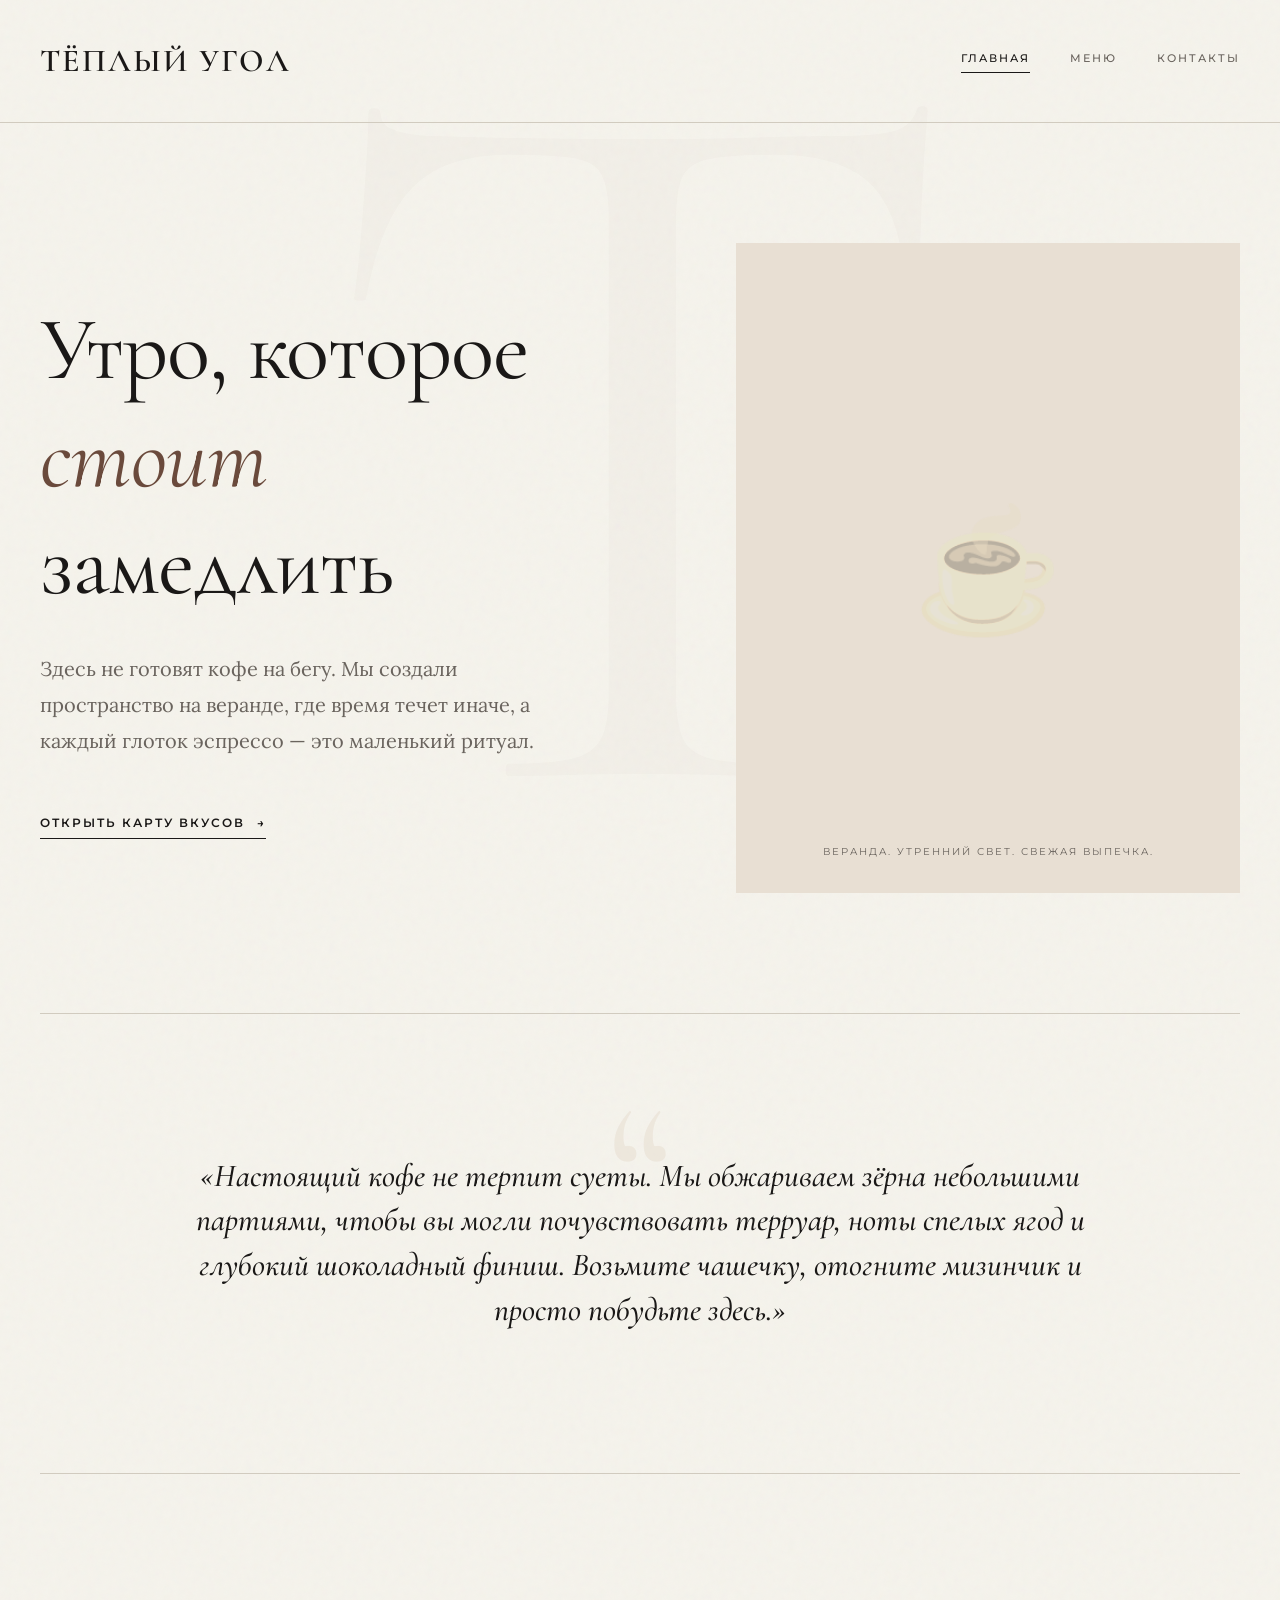
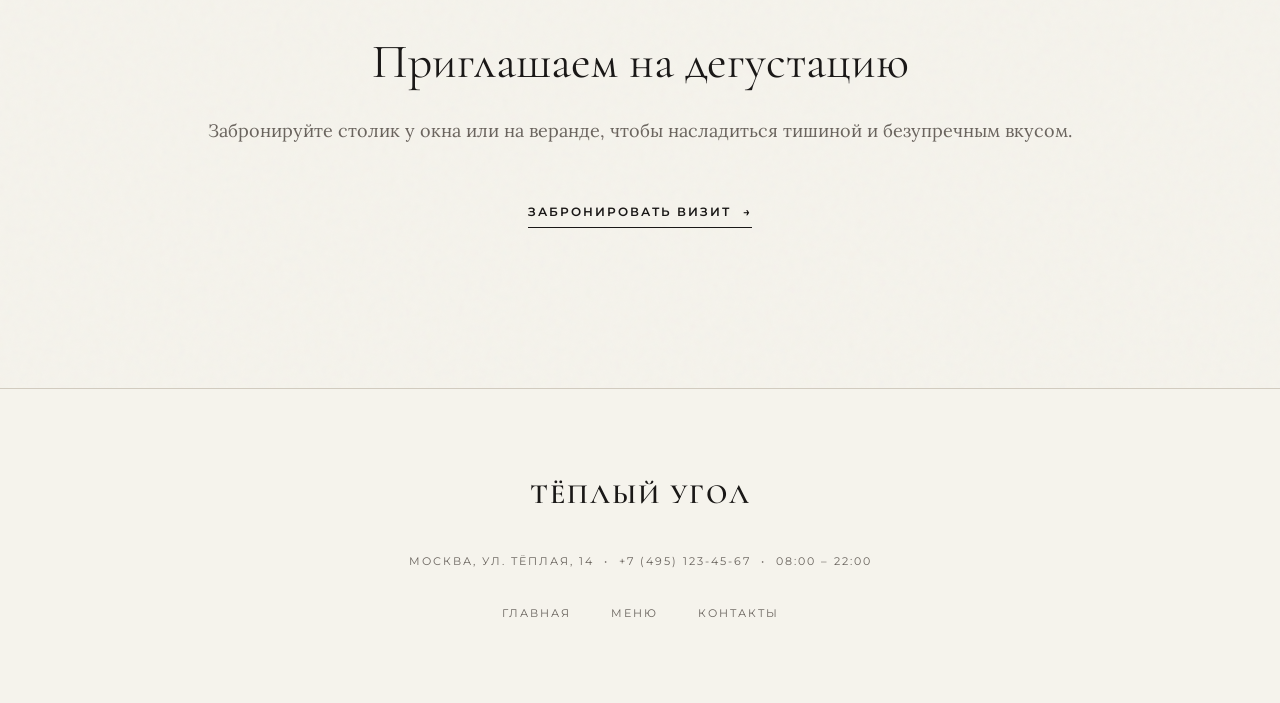
<file: premium-coffee/index.html>
<!DOCTYPE html>
<html lang="ru">
<head>
  <meta charset="UTF-8">
  <meta name="viewport" content="width=device-width, initial-scale=1.0">
  <title>Тёплый угол — Философия вкуса</title>
  <link rel="stylesheet" href="style.css">
</head>
<body>

  <header>
    <div class="header-inner">
      <a href="index.html" class="logo">Тёплый угол</a>
      <nav>
        <a href="index.html" class="active">Главная</a>
        <a href="menu.html">Меню</a>
        <a href="contacts.html">Контакты</a>
      </nav>
    </div>
  </header>

  <section class="hero">
    <div class="hero-text reveal">
      <h1>Утро, которое <em>стоит</em> замедлить</h1>
      <p>Здесь не готовят кофе на бегу. Мы создали пространство на веранде, где время течет иначе, а каждый глоток эспрессо — это маленький ритуал.</p>
      <a href="menu.html" class="link-arrow">Открыть карту вкусов <span>&rarr;</span></a>
    </div>
    <div class="hero-img reveal delay-1">
      <div class="hero-img-caption">Веранда. Утренний свет. Свежая выпечка.</div>
    </div>
  </section>

  <section class="philosophy reveal">
    <p>«Настоящий кофе не терпит суеты. Мы обжариваем зёрна небольшими партиями, чтобы вы могли почувствовать терруар, ноты спелых ягод и глубокий шоколадный финиш. Возьмите чашечку, отогните мизинчик и просто побудьте здесь.»</p>
  </section>

  <section class="invitation reveal">
    <h2>Приглашаем на дегустацию</h2>
    <p>Забронируйте столик у окна или на веранде, чтобы насладиться тишиной и безупречным вкусом.</p>
    <a href="contacts.html" class="link-arrow">Забронировать визит <span>&rarr;</span></a>
  </section>

  <footer>
    <div class="footer-inner">
      <a href="index.html" class="logo">Тёплый угол</a>
      <p>Москва, ул. Тёплая, 14 &nbsp;&bull;&nbsp; +7 (495) 123-45-67 &nbsp;&bull;&nbsp; 08:00 – 22:00</p>
      <div class="footer-links">
        <a href="index.html">Главная</a>
        <a href="menu.html">Меню</a>
        <a href="contacts.html">Контакты</a>
      </div>
    </div>
  </footer>

  <!-- Скрипт для анимации появления -->
  <script>
    const observer = new IntersectionObserver((entries) => {
      entries.forEach(entry => {
        if (entry.isIntersecting) {
          entry.target.classList.add('visible');
          observer.unobserve(entry.target); // Анимируем только один раз
        }
      });
    }, {
      threshold: 0.1,
      rootMargin: "0px 0px -50px 0px"
    });

    document.querySelectorAll('.reveal').forEach((el) => {
      observer.observe(el);
    });
  </script>
</body>
</html>
</file>
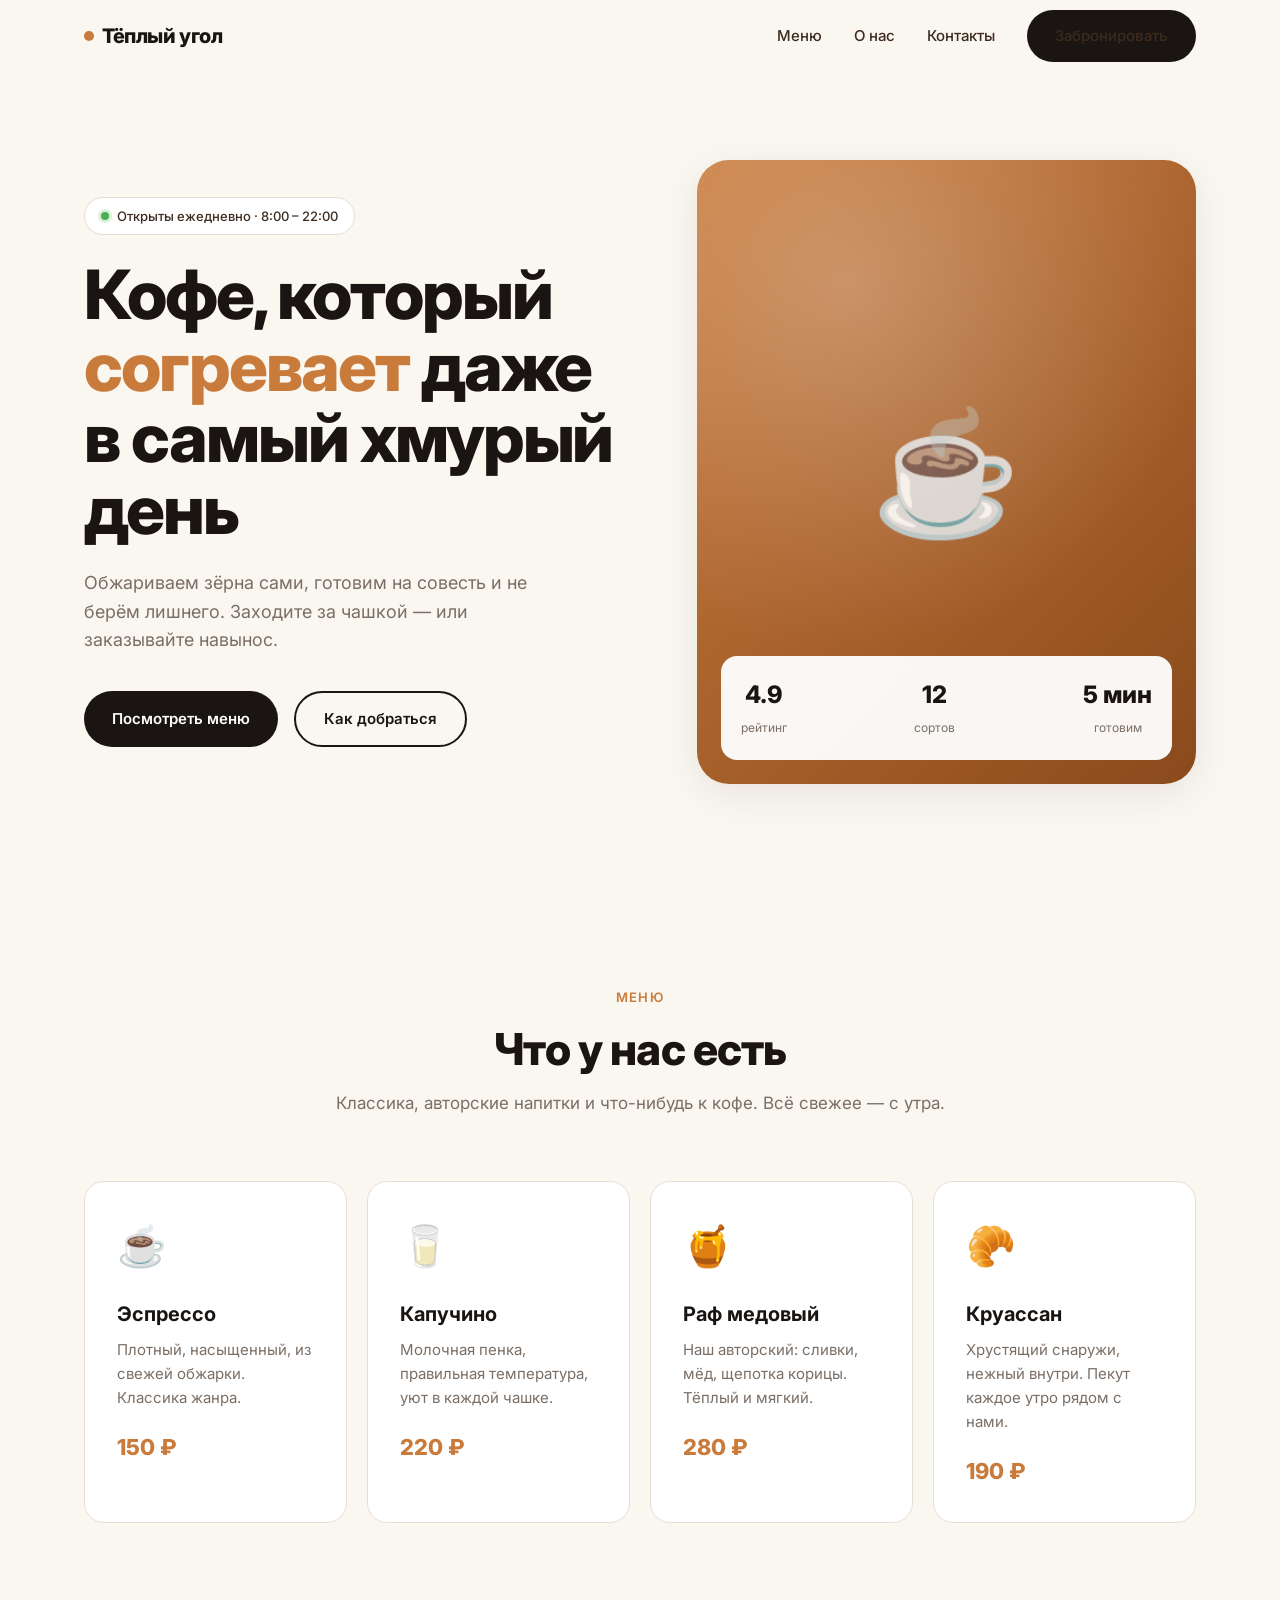
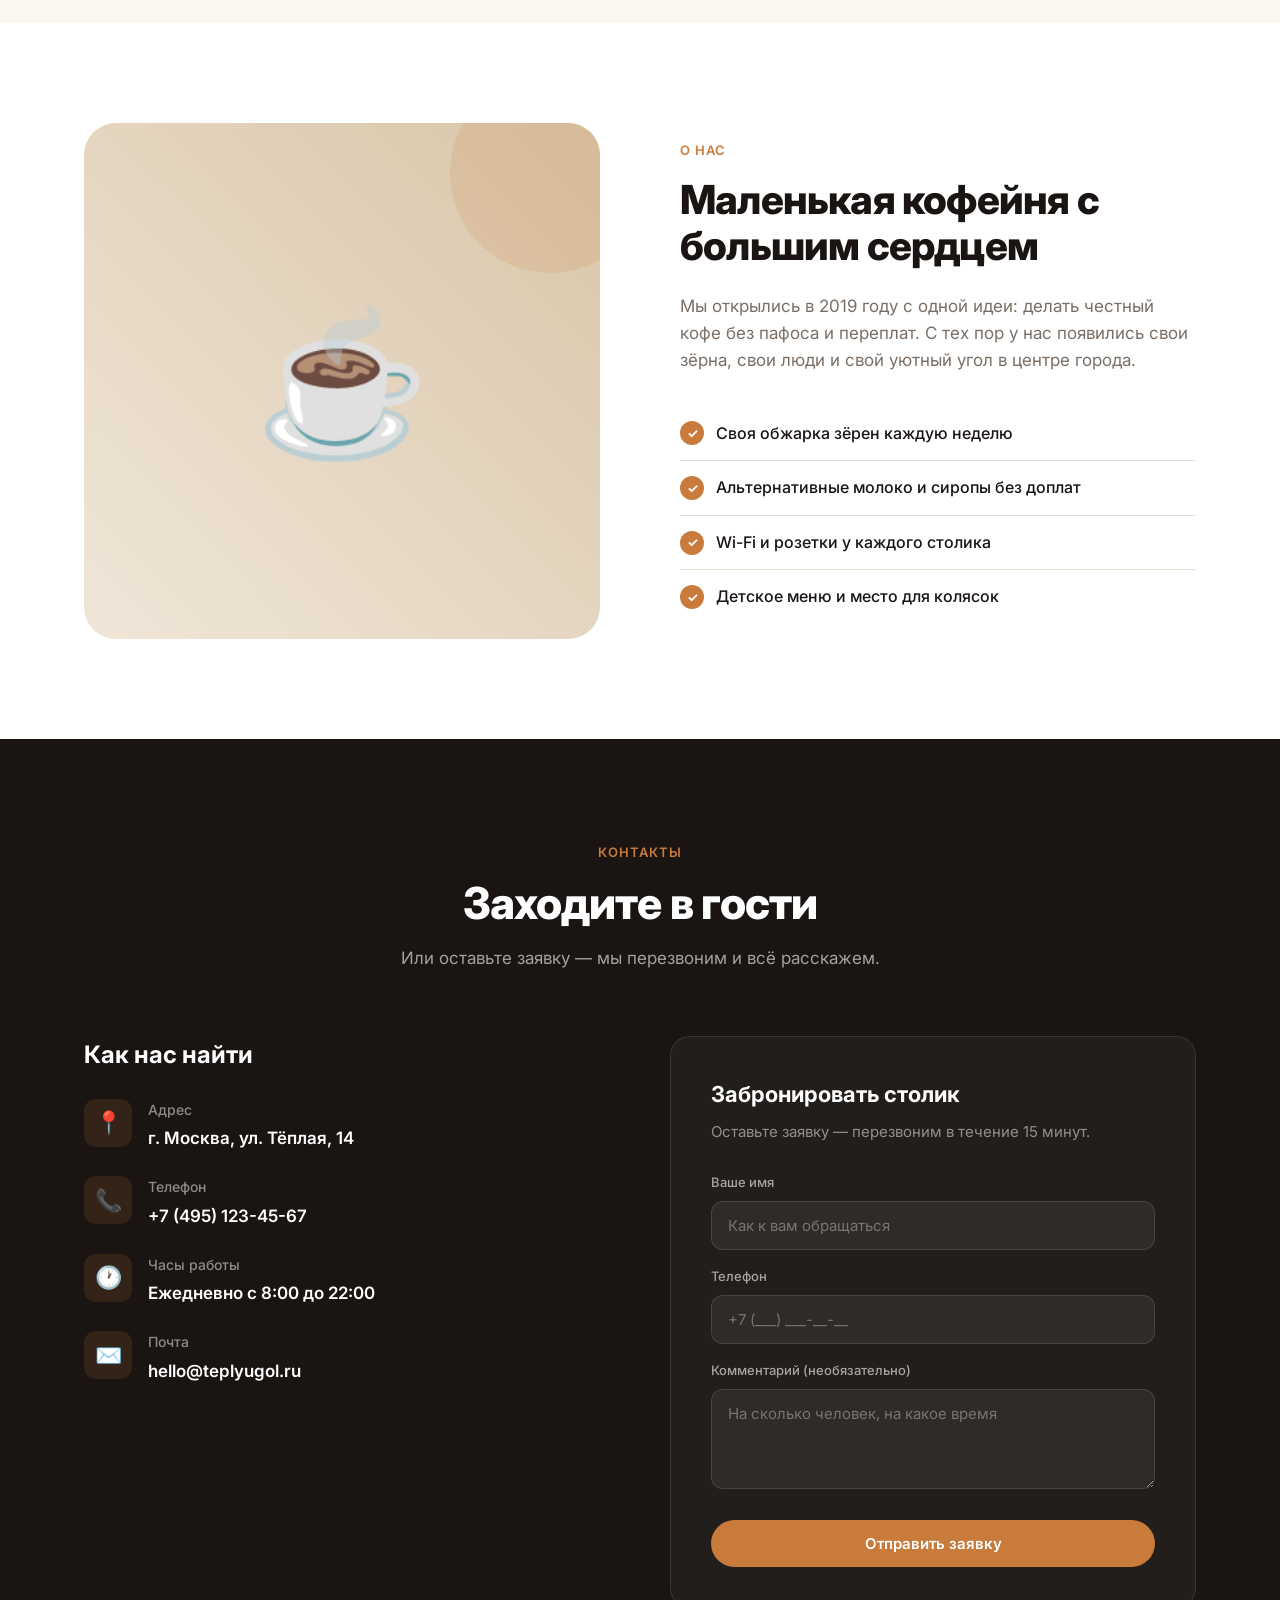
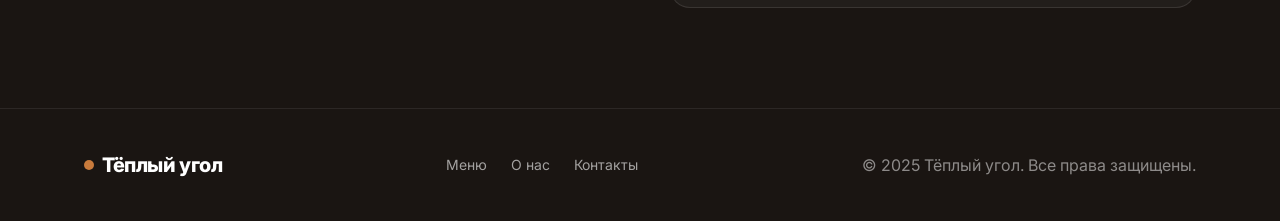
<file: warm-coffee/index.html>
<!DOCTYPE html>
<html lang="ru">
<head>
<meta charset="UTF-8">
<meta name="viewport" content="width=device-width, initial-scale=1.0">
<title>Тёплый угол — кофейня в центре</title>
<link rel="preconnect" href="https://fonts.googleapis.com">
<link rel="preconnect" href="https://fonts.gstatic.com" crossorigin>
<link href="https://fonts.googleapis.com/css2?family=Inter:wght@400;500;600;700;800&display=swap" rel="stylesheet">
<style>
  :root {
    --bg: #faf6f0;
    --dark: #1a1512;
    --brown: #3d2b1f;
    --accent: #c97b3c;
    --accent-dark: #a8622b;
    --muted: #7a6f66;
    --line: #e8dfd3;
    --white: #ffffff;
    --radius: 20px;
    --shadow: 0 10px 40px rgba(26, 21, 18, 0.08);
  }

  * { margin: 0; padding: 0; box-sizing: border-box; }

  html { scroll-behavior: smooth; }

  body {
    font-family: 'Inter', -apple-system, sans-serif;
    background: var(--bg);
    color: var(--dark);
    line-height: 1.6;
    -webkit-font-smoothing: antialiased;
    overflow-x: hidden;
  }

  .container {
    max-width: 1160px;
    margin: 0 auto;
    padding: 0 24px;
  }

  /* ===== HEADER ===== */
  header {
    position: fixed;
    top: 0; left: 0; right: 0;
    z-index: 100;
    background: rgba(250, 246, 240, 0.85);
    backdrop-filter: blur(14px);
    -webkit-backdrop-filter: blur(14px);
    border-bottom: 1px solid transparent;
    transition: border-color .3s, box-shadow .3s;
  }
  header.scrolled {
    border-bottom-color: var(--line);
    box-shadow: 0 4px 30px rgba(26,21,18,0.04);
  }
  .nav {
    display: flex;
    align-items: center;
    justify-content: space-between;
    height: 72px;
  }
  .logo {
    font-weight: 800;
    font-size: 20px;
    letter-spacing: -0.02em;
    color: var(--dark);
    text-decoration: none;
    display: flex;
    align-items: center;
    gap: 8px;
  }
  .logo::before {
    content: "";
    width: 10px; height: 10px;
    border-radius: 50%;
    background: var(--accent);
    display: inline-block;
  }
  .nav-links {
    display: flex;
    gap: 32px;
    align-items: center;
  }
  .nav-links a {
    color: var(--brown);
    text-decoration: none;
    font-size: 15px;
    font-weight: 500;
    transition: color .2s;
  }
  .nav-links a:hover { color: var(--accent); }

  .btn {
    display: inline-flex;
    align-items: center;
    justify-content: center;
    padding: 14px 28px;
    border-radius: 100px;
    font-weight: 600;
    font-size: 15px;
    text-decoration: none;
    border: none;
    cursor: pointer;
    transition: transform .2s, background .2s, box-shadow .2s;
    font-family: inherit;
  }
  .btn-primary {
    background: var(--dark);
    color: var(--white);
  }
  .btn-primary:hover {
    background: var(--accent);
    transform: translateY(-2px);
    box-shadow: 0 8px 20px rgba(201, 123, 60, 0.3);
  }
  .btn-outline {
    background: transparent;
    color: var(--dark);
    border: 2px solid var(--dark);
  }
  .btn-outline:hover {
    background: var(--dark);
    color: var(--white);
    transform: translateY(-2px);
  }

  /* burger */
  .burger {
    display: none;
    flex-direction: column;
    gap: 5px;
    background: none;
    border: none;
    cursor: pointer;
    padding: 8px;
    z-index: 110;
  }
  .burger span {
    display: block;
    width: 26px; height: 2px;
    background: var(--dark);
    border-radius: 2px;
    transition: transform .3s, opacity .3s;
  }
  .burger.active span:nth-child(1) { transform: translateY(7px) rotate(45deg); }
  .burger.active span:nth-child(2) { opacity: 0; }
  .burger.active span:nth-child(3) { transform: translateY(-7px) rotate(-45deg); }

  /* ===== HERO ===== */
  .hero {
    padding: 160px 0 100px;
    position: relative;
    overflow: hidden;
  }
  .hero-grid {
    display: grid;
    grid-template-columns: 1.1fr 1fr;
    gap: 64px;
    align-items: center;
  }
  .hero-badge {
    display: inline-flex;
    align-items: center;
    gap: 8px;
    background: var(--white);
    border: 1px solid var(--line);
    padding: 8px 16px;
    border-radius: 100px;
    font-size: 13px;
    font-weight: 500;
    color: var(--brown);
    margin-bottom: 24px;
  }
  .hero-badge::before {
    content: "";
    width: 8px; height: 8px;
    background: #4caf50;
    border-radius: 50%;
    box-shadow: 0 0 0 3px rgba(76, 175, 80, 0.2);
  }
  .hero h1 {
    font-size: clamp(36px, 6vw, 68px);
    line-height: 1.05;
    letter-spacing: -0.03em;
    font-weight: 800;
    margin-bottom: 24px;
  }
  .hero h1 em {
    font-style: normal;
    color: var(--accent);
  }
  .hero p {
    font-size: 18px;
    color: var(--muted);
    max-width: 480px;
    margin-bottom: 36px;
  }
  .hero-buttons {
    display: flex;
    gap: 16px;
    flex-wrap: wrap;
  }
  .hero-visual {
    aspect-ratio: 4/5;
    border-radius: 32px;
    background: linear-gradient(135deg, #c97b3c 0%, #8a4a1c 100%);
    position: relative;
    overflow: hidden;
    box-shadow: var(--shadow);
  }
  .hero-visual::before {
    content: "☕";
    position: absolute;
    inset: 0;
    display: flex;
    align-items: center;
    justify-content: center;
    font-size: 120px;
    opacity: 0.9;
  }
  .hero-visual::after {
    content: "";
    position: absolute;
    inset: 0;
    background: radial-gradient(circle at 30% 20%, rgba(255,255,255,0.25), transparent 60%);
  }
  .hero-stat {
    position: absolute;
    bottom: 24px; left: 24px; right: 24px;
    background: rgba(255,255,255,0.95);
    backdrop-filter: blur(10px);
    border-radius: 16px;
    padding: 20px;
    display: flex;
    justify-content: space-between;
    z-index: 2;
  }
  .hero-stat div { text-align: center; }
  .hero-stat strong {
    display: block;
    font-size: 24px;
    font-weight: 800;
    color: var(--dark);
  }
  .hero-stat span {
    font-size: 12px;
    color: var(--muted);
  }

  /* ===== SECTIONS ===== */
  section { padding: 100px 0; }
  .section-head {
    text-align: center;
    max-width: 640px;
    margin: 0 auto 64px;
  }
  .section-tag {
    display: inline-block;
    font-size: 13px;
    font-weight: 600;
    letter-spacing: 0.08em;
    text-transform: uppercase;
    color: var(--accent);
    margin-bottom: 16px;
  }
  .section-head h2 {
    font-size: clamp(28px, 4vw, 44px);
    line-height: 1.15;
    letter-spacing: -0.02em;
    font-weight: 800;
    margin-bottom: 16px;
  }
  .section-head p {
    color: var(--muted);
    font-size: 17px;
  }

  /* ===== MENU / SERVICES ===== */
  .menu {
    display: grid;
    grid-template-columns: repeat(auto-fit, minmax(240px, 1fr));
    gap: 20px;
  }
  .menu-card {
    background: var(--white);
    border-radius: var(--radius);
    padding: 32px;
    border: 1px solid var(--line);
    transition: transform .3s, box-shadow .3s, border-color .3s;
  }
  .menu-card:hover {
    transform: translateY(-6px);
    box-shadow: var(--shadow);
    border-color: var(--accent);
  }
  .menu-card .emoji {
    font-size: 40px;
    margin-bottom: 20px;
    display: block;
  }
  .menu-card h3 {
    font-size: 20px;
    font-weight: 700;
    margin-bottom: 8px;
  }
  .menu-card p {
    color: var(--muted);
    font-size: 15px;
    margin-bottom: 20px;
  }
  .menu-card .price {
    font-size: 22px;
    font-weight: 800;
    color: var(--accent);
  }

  /* ===== ABOUT ===== */
  .about { background: var(--white); }
  .about-grid {
    display: grid;
    grid-template-columns: 1fr 1fr;
    gap: 80px;
    align-items: center;
  }
  .about-visual {
    aspect-ratio: 1;
    border-radius: 32px;
    background: linear-gradient(45deg, #f0e6d8, #d9c5a8);
    display: flex;
    align-items: center;
    justify-content: center;
    font-size: 140px;
    position: relative;
    overflow: hidden;
  }
  .about-visual::after {
    content: "";
    position: absolute;
    width: 200px; height: 200px;
    border-radius: 50%;
    background: rgba(201, 123, 60, 0.15);
    top: -50px; right: -50px;
  }
  .about h2 {
    font-size: clamp(28px, 4vw, 40px);
    line-height: 1.15;
    font-weight: 800;
    margin-bottom: 24px;
    letter-spacing: -0.02em;
  }
  .about p {
    color: var(--muted);
    font-size: 17px;
    margin-bottom: 20px;
  }
  .features {
    list-style: none;
    margin-top: 32px;
  }
  .features li {
    display: flex;
    align-items: center;
    gap: 12px;
    padding: 14px 0;
    border-bottom: 1px solid var(--line);
    font-weight: 500;
  }
  .features li:last-child { border-bottom: none; }
  .features li::before {
    content: "✓";
    display: flex;
    align-items: center;
    justify-content: center;
    width: 24px; height: 24px;
    background: var(--accent);
    color: white;
    border-radius: 50%;
    font-size: 13px;
    font-weight: 700;
    flex-shrink: 0;
  }

  /* ===== CONTACTS ===== */
  .contacts { background: var(--dark); color: var(--white); }
  .contacts .section-head h2 { color: var(--white); }
  .contacts .section-head p { color: rgba(255,255,255,0.6); }
  .contacts .section-tag { color: var(--accent); }
  .contact-wrap {
    display: grid;
    grid-template-columns: 1fr 1fr;
    gap: 60px;
    margin-top: 40px;
  }
  .contact-info h3 {
    font-size: 24px;
    margin-bottom: 24px;
    font-weight: 700;
  }
  .contact-item {
    display: flex;
    gap: 16px;
    margin-bottom: 24px;
    align-items: flex-start;
  }
  .contact-item .ico {
    width: 48px; height: 48px;
    border-radius: 12px;
    background: rgba(201, 123, 60, 0.15);
    display: flex;
    align-items: center;
    justify-content: center;
    font-size: 22px;
    flex-shrink: 0;
  }
  .contact-item strong {
    display: block;
    font-size: 14px;
    color: rgba(255,255,255,0.5);
    font-weight: 500;
    margin-bottom: 4px;
  }
  .contact-item a, .contact-item span {
    color: var(--white);
    font-size: 17px;
    font-weight: 600;
    text-decoration: none;
  }
  .contact-item a:hover { color: var(--accent); }

  form {
    background: rgba(255,255,255,0.04);
    border: 1px solid rgba(255,255,255,0.1);
    border-radius: var(--radius);
    padding: 40px;
  }
  form h3 {
    font-size: 22px;
    margin-bottom: 8px;
    font-weight: 700;
  }
  form > p {
    color: rgba(255,255,255,0.5);
    font-size: 15px;
    margin-bottom: 28px;
  }
  .form-group { margin-bottom: 16px; }
  .form-group label {
    display: block;
    font-size: 13px;
    color: rgba(255,255,255,0.6);
    margin-bottom: 8px;
    font-weight: 500;
  }
  .form-group input,
  .form-group textarea {
    width: 100%;
    padding: 14px 16px;
    background: rgba(255,255,255,0.06);
    border: 1px solid rgba(255,255,255,0.12);
    border-radius: 12px;
    color: var(--white);
    font-family: inherit;
    font-size: 15px;
    transition: border-color .2s, background .2s;
  }
  .form-group input:focus,
  .form-group textarea:focus {
    outline: none;
    border-color: var(--accent);
    background: rgba(255,255,255,0.09);
  }
  .form-group textarea { resize: vertical; min-height: 100px; }
  form .btn-primary {
    width: 100%;
    background: var(--accent);
    margin-top: 8px;
  }
  form .btn-primary:hover {
    background: var(--white);
    color: var(--dark);
  }
  .form-success {
    display: none;
    text-align: center;
    padding: 40px 20px;
  }
  .form-success.show { display: block; }
  .form-success .check {
    width: 64px; height: 64px;
    border-radius: 50%;
    background: #4caf50;
    color: white;
    font-size: 32px;
    display: flex;
    align-items: center;
    justify-content: center;
    margin: 0 auto 20px;
  }
  .form-success h4 { font-size: 22px; margin-bottom: 8px; }
  .form-success p { color: rgba(255,255,255,0.6); }

  /* ===== FOOTER ===== */
  footer {
    background: var(--dark);
    border-top: 1px solid rgba(255,255,255,0.08);
    padding: 40px 0;
    color: rgba(255,255,255,0.5);
  }
  .footer-inner {
    display: flex;
    justify-content: space-between;
    align-items: center;
    flex-wrap: wrap;
    gap: 20px;
  }
  .footer-inner .logo { color: var(--white); }
  .footer-links {
    display: flex;
    gap: 24px;
  }
  .footer-links a {
    color: rgba(255,255,255,0.6);
    text-decoration: none;
    font-size: 14px;
    transition: color .2s;
  }
  .footer-links a:hover { color: var(--accent); }

  /* ===== REVEAL ANIMATION ===== */
  .reveal {
    opacity: 0;
    transform: translateY(30px);
    transition: opacity .7s ease, transform .7s ease;
  }
  .reveal.visible {
    opacity: 1;
    transform: translateY(0);
  }

  /* ===== MOBILE ===== */
  @media (max-width: 860px) {
    .burger { display: flex; }
    .nav-links {
      position: fixed;
      top: 0; right: 0;
      height: 100vh;
      width: min(80vw, 320px);
      background: var(--white);
      flex-direction: column;
      justify-content: center;
      align-items: flex-start;
      padding: 40px;
      gap: 28px;
      box-shadow: -10px 0 40px rgba(0,0,0,0.1);
      transform: translateX(100%);
      transition: transform .4s cubic-bezier(0.4, 0, 0.2, 1);
    }
    .nav-links.open { transform: translateX(0); }
    .nav-links a { font-size: 20px; font-weight: 600; }
    .nav-links .btn { width: 100%; }

    .hero { padding: 120px 0 60px; }
    .hero-grid { grid-template-columns: 1fr; gap: 40px; }
    .hero-visual { aspect-ratio: 16/12; max-width: 100%; }
    .hero-visual::before { font-size: 90px; }

    section { padding: 70px 0; }
    .section-head { margin-bottom: 40px; }

    .about-grid { grid-template-columns: 1fr; gap: 40px; }
    .about-visual { aspect-ratio: 16/12; font-size: 100px; }

    .contact-wrap { grid-template-columns: 1fr; gap: 40px; }
    form { padding: 28px; }

    .footer-inner { flex-direction: column; text-align: center; }
    .hero-buttons .btn { flex: 1; min-width: 140px; }
  }

  @media (max-width: 480px) {
    .container { padding: 0 20px; }
    .hero h1 { font-size: 34px; }
    .hero p { font-size: 16px; }
    .menu-card { padding: 24px; }
    .hero-stat { padding: 16px; gap: 8px; }
    .hero-stat strong { font-size: 20px; }
    .hero-stat span { font-size: 11px; }
  }
</style>
</head>
<body>

<header id="header">
  <div class="container">
    <nav class="nav">
      <a href="#" class="logo">Тёплый угол</a>
      <div class="nav-links" id="navLinks">
        <a href="#menu">Меню</a>
        <a href="#about">О нас</a>
        <a href="#contacts">Контакты</a>
        <a href="#contacts" class="btn btn-primary">Забронировать</a>
      </div>
      <button class="burger" id="burger" aria-label="Меню">
        <span></span><span></span><span></span>
      </button>
    </nav>
  </div>
</header>

<section class="hero">
  <div class="container">
    <div class="hero-grid">
      <div class="hero-content reveal">
        <span class="hero-badge">Открыты ежедневно · 8:00 – 22:00</span>
        <h1>Кофе, который <em>согревает</em> даже в самый хмурый день</h1>
        <p>Обжариваем зёрна сами, готовим на совесть и не берём лишнего. Заходите за чашкой — или заказывайте навынос.</p>
        <div class="hero-buttons">
          <a href="#menu" class="btn btn-primary">Посмотреть меню</a>
          <a href="#contacts" class="btn btn-outline">Как добраться</a>
        </div>
      </div>
      <div class="hero-visual reveal">
        <div class="hero-stat">
          <div><strong>4.9</strong><span>рейтинг</span></div>
          <div><strong>12</strong><span>сортов</span></div>
          <div><strong>5 мин</strong><span>готовим</span></div>
        </div>
      </div>
    </div>
  </div>
</section>

<section id="menu">
  <div class="container">
    <div class="section-head reveal">
      <span class="section-tag">Меню</span>
      <h2>Что у нас есть</h2>
      <p>Классика, авторские напитки и что-нибудь к кофе. Всё свежее — с утра.</p>
    </div>
    <div class="menu">
      <div class="menu-card reveal">
        <span class="emoji">☕</span>
        <h3>Эспрессо</h3>
        <p>Плотный, насыщенный, из свежей обжарки. Классика жанра.</p>
        <div class="price">150 ₽</div>
      </div>
      <div class="menu-card reveal">
        <span class="emoji">🥛</span>
        <h3>Капучино</h3>
        <p>Молочная пенка, правильная температура, уют в каждой чашке.</p>
        <div class="price">220 ₽</div>
      </div>
      <div class="menu-card reveal">
        <span class="emoji">🍯</span>
        <h3>Раф медовый</h3>
        <p>Наш авторский: сливки, мёд, щепотка корицы. Тёплый и мягкий.</p>
        <div class="price">280 ₽</div>
      </div>
      <div class="menu-card reveal">
        <span class="emoji">🥐</span>
        <h3>Круассан</h3>
        <p>Хрустящий снаружи, нежный внутри. Пекут каждое утро рядом с нами.</p>
        <div class="price">190 ₽</div>
      </div>
    </div>
  </div>
</section>

<section class="about" id="about">
  <div class="container">
    <div class="about-grid">
      <div class="about-visual reveal">☕</div>
      <div class="reveal">
        <span class="section-tag">О нас</span>
        <h2>Маленькая кофейня с большим сердцем</h2>
        <p>Мы открылись в 2019 году с одной идеи: делать честный кофе без пафоса и переплат. С тех пор у нас появились свои зёрна, свои люди и свой уютный угол в центре города.</p>
        <ul class="features">
          <li>Своя обжарка зёрен каждую неделю</li>
          <li>Альтернативные молоко и сиропы без доплат</li>
          <li>Wi-Fi и розетки у каждого столика</li>
          <li>Детское меню и место для колясок</li>
        </ul>
      </div>
    </div>
  </div>
</section>

<section class="contacts" id="contacts">
  <div class="container">
    <div class="section-head reveal">
      <span class="section-tag">Контакты</span>
      <h2>Заходите в гости</h2>
      <p>Или оставьте заявку — мы перезвоним и всё расскажем.</p>
    </div>
    <div class="contact-wrap">
      <div class="contact-info reveal">
        <h3>Как нас найти</h3>
        <div class="contact-item">
          <div class="ico">📍</div>
          <div>
            <strong>Адрес</strong>
            <span>г. Москва, ул. Тёплая, 14</span>
          </div>
        </div>
        <div class="contact-item">
          <div class="ico">📞</div>
          <div>
            <strong>Телефон</strong>
            <a href="tel:+74951234567">+7 (495) 123-45-67</a>
          </div>
        </div>
        <div class="contact-item">
          <div class="ico">🕐</div>
          <div>
            <strong>Часы работы</strong>
            <span>Ежедневно с 8:00 до 22:00</span>
          </div>
        </div>
        <div class="contact-item">
          <div class="ico">✉️</div>
          <div>
            <strong>Почта</strong>
            <a href="mailto:hello@teplyugol.ru">hello@teplyugol.ru</a>
          </div>
        </div>
      </div>

      <form id="contactForm" class="reveal">
        <h3>Забронировать столик</h3>
        <p>Оставьте заявку — перезвоним в течение 15 минут.</p>
        <div class="form-group">
          <label for="name">Ваше имя</label>
          <input type="text" id="name" name="name" placeholder="Как к вам обращаться" required>
        </div>
        <div class="form-group">
          <label for="phone">Телефон</label>
          <input type="tel" id="phone" name="phone" placeholder="+7 (___) ___-__-__" required>
        </div>
        <div class="form-group">
          <label for="message">Комментарий (необязательно)</label>
          <textarea id="message" name="message" placeholder="На сколько человек, на какое время"></textarea>
        </div>
        <button type="submit" class="btn btn-primary">Отправить заявку</button>
      </form>

      <div class="form-success" id="formSuccess">
        <div class="check">✓</div>
        <h4>Спасибо! Заявка принята</h4>
        <p>Мы перезвоним вам в течение 15 минут.</p>
      </div>
    </div>
  </div>
</section>

<footer>
  <div class="container">
    <div class="footer-inner">
      <a href="#" class="logo">Тёплый угол</a>
      <div class="footer-links">
        <a href="#menu">Меню</a>
        <a href="#about">О нас</a>
        <a href="#contacts">Контакты</a>
      </div>
      <div>© 2025 Тёплый угол. Все права защищены.</div>
    </div>
  </div>
</footer>

<script>
  // Header shadow on scroll
  const header = document.getElementById('header');
  window.addEventListener('scroll', () => {
    header.classList.toggle('scrolled', window.scrollY > 20);
  });

  // Burger menu
  const burger = document.getElementById('burger');
  const navLinks = document.getElementById('navLinks');
  burger.addEventListener('click', () => {
    burger.classList.toggle('active');
    navLinks.classList.toggle('open');
    document.body.style.overflow = navLinks.classList.contains('open') ? 'hidden' : '';
  });
  navLinks.querySelectorAll('a').forEach(link => {
    link.addEventListener('click', () => {
      burger.classList.remove('active');
      navLinks.classList.remove('open');
      document.body.style.overflow = '';
    });
  });

  // Reveal on scroll
  const revealEls = document.querySelectorAll('.reveal');
  const io = new IntersectionObserver((entries) => {
    entries.forEach((entry, i) => {
      if (entry.isIntersecting) {
        setTimeout(() => entry.target.classList.add('visible'), i * 80);
        io.unobserve(entry.target);
      }
    });
  }, { threshold: 0.12 });
  revealEls.forEach(el => io.observe(el));

  // Phone mask (simple)
  const phoneInput = document.getElementById('phone');
  phoneInput.addEventListener('input', (e) => {
    let digits = e.target.value.replace(/\D/g, '');
    if (digits.startsWith('8')) digits = '7' + digits.slice(1);
    if (!digits.startsWith('7')) digits = '7' + digits;
    digits = digits.slice(0, 11);
    let out = '+7';
    if (digits.length > 1) out += ' (' + digits.slice(1, 4);
    if (digits.length >= 5) out += ') ' + digits.slice(4, 7);
    if (digits.length >= 8) out += '-' + digits.slice(7, 9);
    if (digits.length >= 10) out += '-' + digits.slice(9, 11);
    e.target.value = out;
  });

  // Form submit (fake — здесь потом вставишь Apps Script или другую интеграцию)
  const form = document.getElementById('contactForm');
  const success = document.getElementById('formSuccess');
  form.addEventListener('submit', (e) => {
    e.preventDefault();
    form.style.display = 'none';
    success.classList.add('show');
    success.classList.add('visible');
  });
</script>

</body>
</html>
</file>
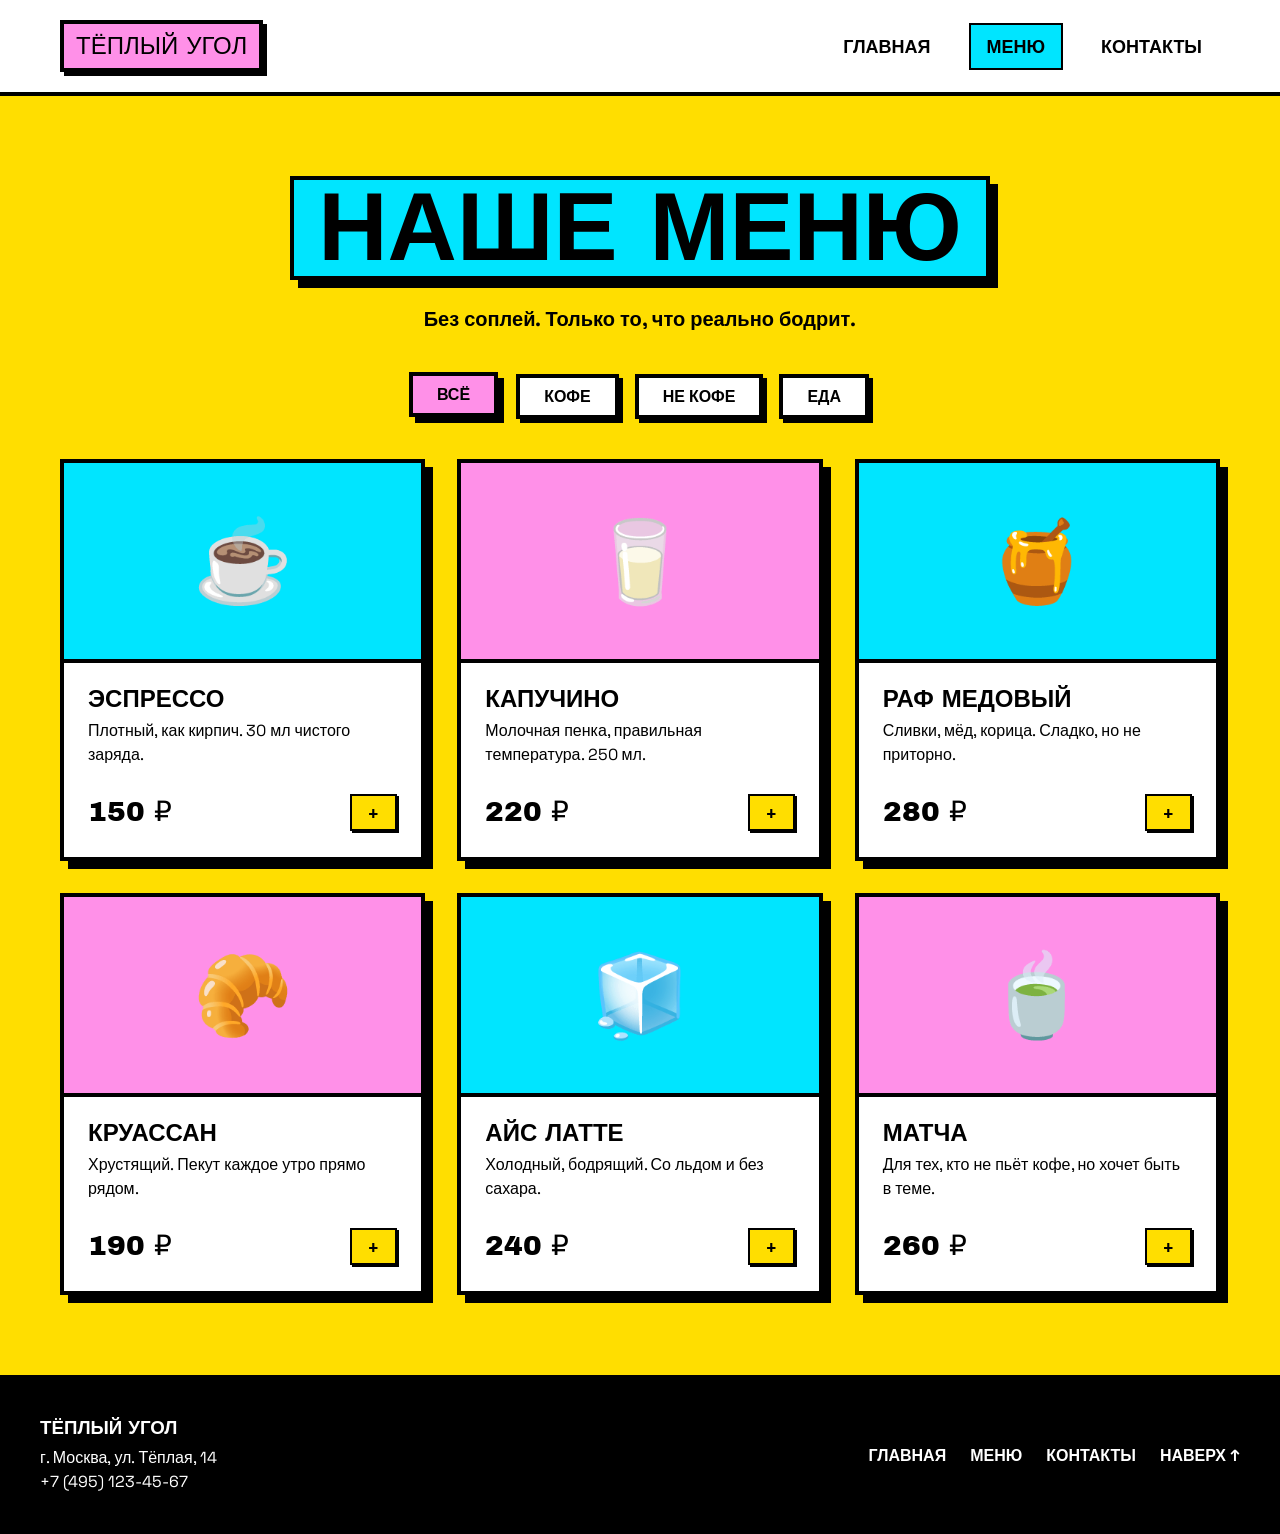
<file: neo-coffee/menu.html>
<!DOCTYPE html>
<html lang="ru">
<head>
  <meta charset="UTF-8">
  <meta name="viewport" content="width=device-width, initial-scale=1.0">
  <title>Тёплый угол — Меню</title>
  <link rel="stylesheet" href="style.css">
</head>
<body>

  <header>
    <div class="header-inner">
      <a href="index.html" class="logo">ТЁПЛЫЙ УГОЛ</a>
      <nav>
        <a href="index.html">Главная</a>
        <a href="menu.html" class="active">Меню</a>
        <a href="contacts.html">Контакты</a>
      </nav>
    </div>
  </header>

  <div class="menu-header">
    <h1>НАШЕ МЕНЮ</h1>
    <p>Без соплей. Только то, что реально бодрит.</p>
  </div>

  <div class="filters">
    <button class="filter-btn active" data-filter="all">ВСЁ</button>
    <button class="filter-btn" data-filter="coffee">КОФЕ</button>
    <button class="filter-btn" data-filter="not-coffee">НЕ КОФЕ</button>
    <button class="filter-btn" data-filter="food">ЕДА</button>
  </div>

  <div class="menu-grid">
    <!-- Кофе -->
    <div class="menu-item" data-category="coffee">
      <div class="menu-item-img">☕</div>
      <div class="menu-item-info">
        <h3>ЭСПРЕССО</h3>
        <p>Плотный, как кирпич. 30 мл чистого заряда.</p>
        <div class="menu-item-footer">
          <span class="price">150 ₽</span>
          <button class="add-btn">+</button>
        </div>
      </div>
    </div>

    <!-- Кофе -->
    <div class="menu-item" data-category="coffee">
      <div class="menu-item-img">🥛</div>
      <div class="menu-item-info">
        <h3>КАПУЧИНО</h3>
        <p>Молочная пенка, правильная температура. 250 мл.</p>
        <div class="menu-item-footer">
          <span class="price">220 ₽</span>
          <button class="add-btn">+</button>
        </div>
      </div>
    </div>

    <!-- Кофе -->
    <div class="menu-item" data-category="coffee">
      <div class="menu-item-img">🍯</div>
      <div class="menu-item-info">
        <h3>РАФ МЕДОВЫЙ</h3>
        <p>Сливки, мёд, корица. Сладко, но не приторно.</p>
        <div class="menu-item-footer">
          <span class="price">280 ₽</span>
          <button class="add-btn">+</button>
        </div>
      </div>
    </div>

    <!-- Еда -->
    <div class="menu-item" data-category="food">
      <div class="menu-item-img">🥐</div>
      <div class="menu-item-info">
        <h3>КРУАССАН</h3>
        <p>Хрустящий. Пекут каждое утро прямо рядом.</p>
        <div class="menu-item-footer">
          <span class="price">190 ₽</span>
          <button class="add-btn">+</button>
        </div>
      </div>
    </div>

    <!-- Кофе -->
    <div class="menu-item" data-category="coffee">
      <div class="menu-item-img">🧊</div>
      <div class="menu-item-info">
        <h3>АЙС ЛАТТЕ</h3>
        <p>Холодный, бодрящий. Со льдом и без сахара.</p>
        <div class="menu-item-footer">
          <span class="price">240 ₽</span>
          <button class="add-btn">+</button>
        </div>
      </div>
    </div>

    <!-- Не кофе -->
    <div class="menu-item" data-category="not-coffee">
      <div class="menu-item-img">🍵</div>
      <div class="menu-item-info">
        <h3>МАТЧА</h3>
        <p>Для тех, кто не пьёт кофе, но хочет быть в теме.</p>
        <div class="menu-item-footer">
          <span class="price">260 ₽</span>
          <button class="add-btn">+</button>
        </div>
      </div>
    </div>
  </div>

  <footer>
    <div class="footer-inner">
      <div>
        <h3 style="margin-bottom: 8px;">ТЁПЛЫЙ УГОЛ</h3>
        <p>г. Москва, ул. Тёплая, 14</p>
        <p>+7 (495) 123-45-67</p>
      </div>
      <div class="footer-links">
        <a href="index.html">Главная</a>
        <a href="menu.html">Меню</a>
        <a href="contacts.html">Контакты</a>
        <a href="#">Наверх ↑</a>
      </div>
    </div>
  </footer>

  <script>
    // Логика фильтрации меню
    const filterBtns = document.querySelectorAll('.filter-btn');
    const menuItems = document.querySelectorAll('.menu-item');

    filterBtns.forEach(btn => {
      btn.addEventListener('click', () => {
        // Переключаем активный класс на кнопках
        filterBtns.forEach(b => b.classList.remove('active'));
        btn.classList.add('active');

        const filterValue = btn.getAttribute('data-filter');

        // Показываем/скрываем карточки
        menuItems.forEach(item => {
          if (filterValue === 'all' || item.getAttribute('data-category') === filterValue) {
            item.style.display = 'flex';
          } else {
            item.style.display = 'none';
          }
        });
      });
    });
  </script>
</body>
</html>
</file>
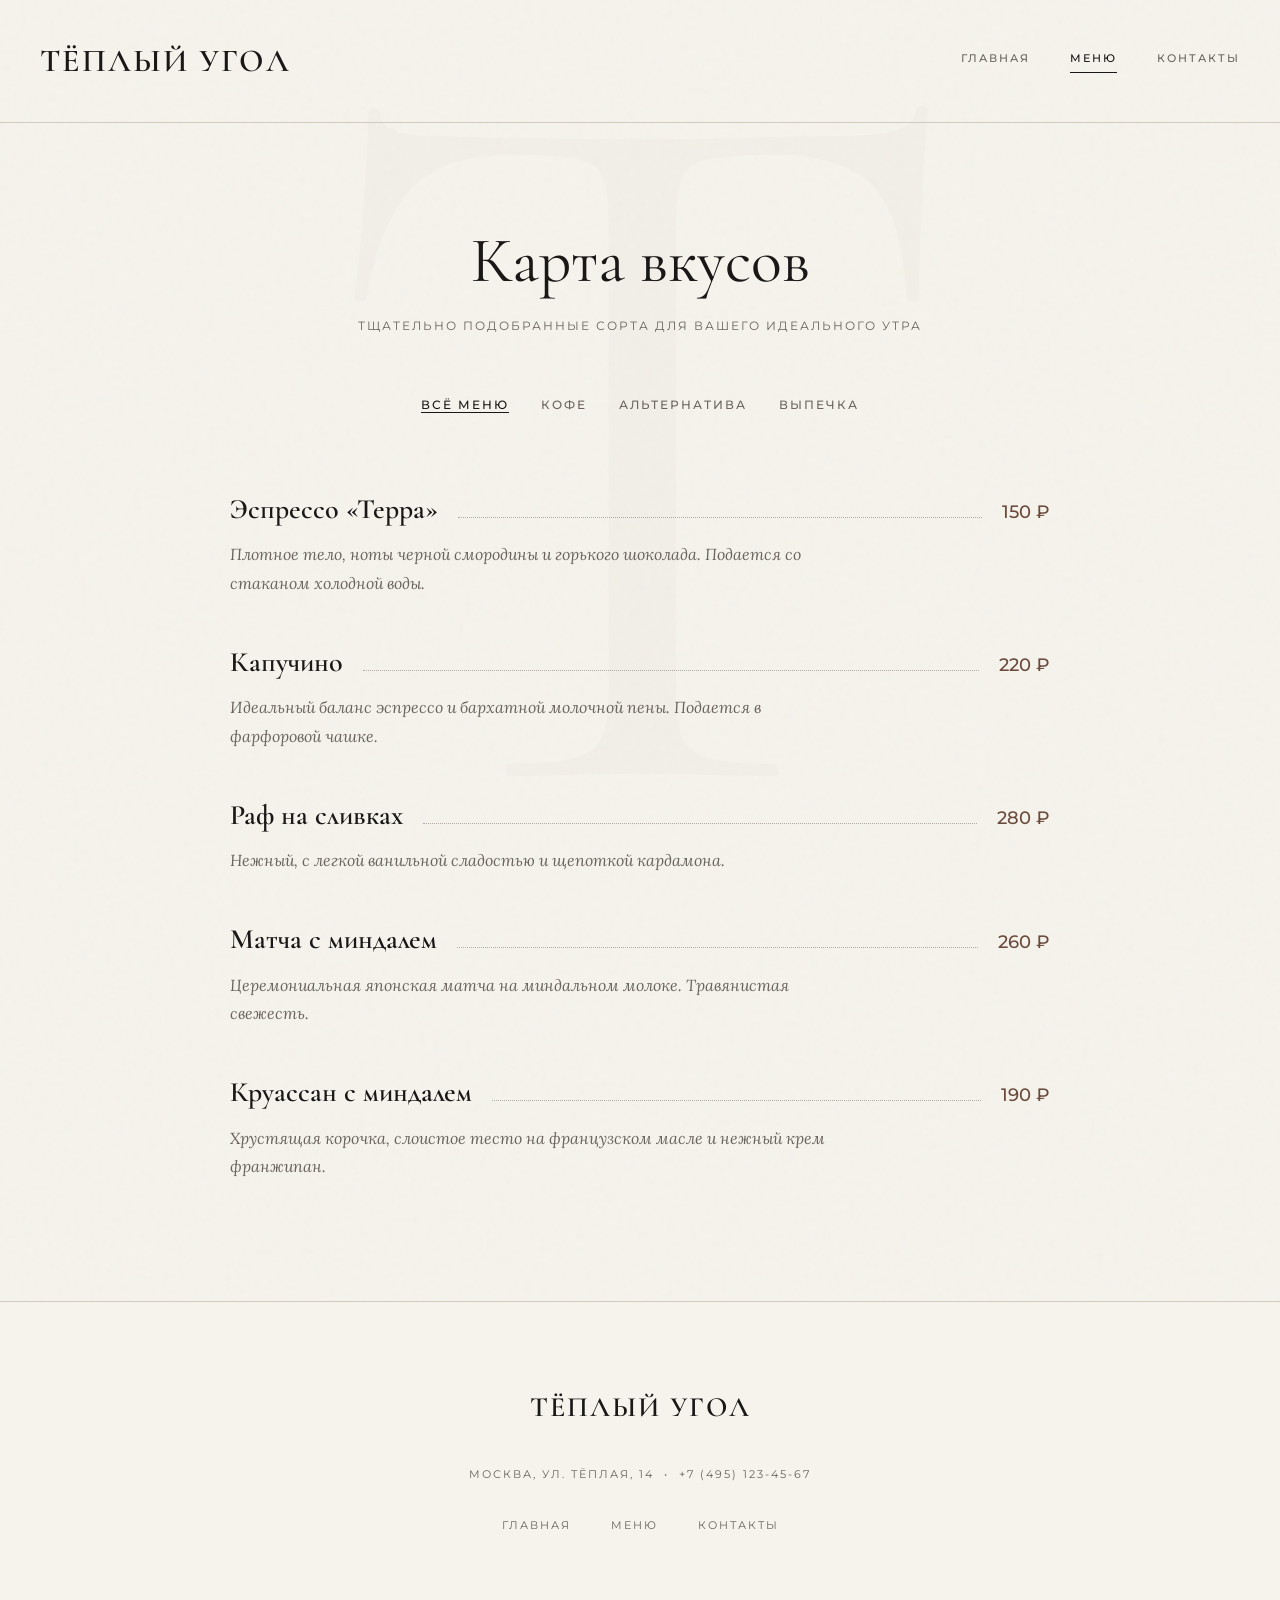
<file: premium-coffee/menu.html>
<!DOCTYPE html>
<html lang="ru">
<head>
  <meta charset="UTF-8">
  <meta name="viewport" content="width=device-width, initial-scale=1.0">
  <title>Тёплый угол — Карта вкусов</title>
  <link rel="stylesheet" href="style.css">
</head>
<body>

  <header>
    <div class="header-inner">
      <a href="index.html" class="logo">Тёплый угол</a>
      <nav>
        <a href="index.html">Главная</a>
        <a href="menu.html" class="active">Меню</a>
        <a href="contacts.html">Контакты</a>
      </nav>
    </div>
  </header>

  <div class="menu-header reveal">
    <h1>Карта вкусов</h1>
    <p>Тщательно подобранные сорта для вашего идеального утра</p>
  </div>

  <div class="filters reveal">
    <button class="filter-btn active" data-filter="all">Всё меню</button>
    <button class="filter-btn" data-filter="coffee">Кофе</button>
    <button class="filter-btn" data-filter="not-coffee">Альтернатива</button>
    <button class="filter-btn" data-filter="food">Выпечка</button>
  </div>

  <div class="menu-grid">
    <div class="menu-item reveal" data-category="coffee">
      <div class="menu-item-info">
        <div class="menu-item-header">
          <h3>Эспрессо «Терра»</h3>
          <div class="menu-item-dots"></div>
          <span class="price">150 ₽</span>
        </div>
        <p>Плотное тело, ноты черной смородины и горького шоколада. Подается со стаканом холодной воды.</p>
      </div>
    </div>

    <div class="menu-item reveal" data-category="coffee">
      <div class="menu-item-info">
        <div class="menu-item-header">
          <h3>Капучино</h3>
          <div class="menu-item-dots"></div>
          <span class="price">220 ₽</span>
        </div>
        <p>Идеальный баланс эспрессо и бархатной молочной пены. Подается в фарфоровой чашке.</p>
      </div>
    </div>

    <div class="menu-item reveal" data-category="coffee">
      <div class="menu-item-info">
        <div class="menu-item-header">
          <h3>Раф на сливках</h3>
          <div class="menu-item-dots"></div>
          <span class="price">280 ₽</span>
        </div>
        <p>Нежный, с легкой ванильной сладостью и щепоткой кардамона.</p>
      </div>
    </div>

    <div class="menu-item reveal" data-category="not-coffee">
      <div class="menu-item-info">
        <div class="menu-item-header">
          <h3>Матча с миндалем</h3>
          <div class="menu-item-dots"></div>
          <span class="price">260 ₽</span>
        </div>
        <p>Церемониальная японская матча на миндальном молоке. Травянистая свежесть.</p>
      </div>
    </div>

    <div class="menu-item reveal" data-category="food">
      <div class="menu-item-info">
        <div class="menu-item-header">
          <h3>Круассан с миндалем</h3>
          <div class="menu-item-dots"></div>
          <span class="price">190 ₽</span>
        </div>
        <p>Хрустящая корочка, слоистое тесто на французском масле и нежный крем франжипан.</p>
      </div>
    </div>
  </div>

  <footer>
    <div class="footer-inner">
      <a href="index.html" class="logo">Тёплый угол</a>
      <p>Москва, ул. Тёплая, 14 &nbsp;&bull;&nbsp; +7 (495) 123-45-67</p>
      <div class="footer-links">
        <a href="index.html">Главная</a>
        <a href="menu.html">Меню</a>
        <a href="contacts.html">Контакты</a>
      </div>
    </div>
  </footer>

  <script>
    // Логика фильтрации
    const filterBtns = document.querySelectorAll('.filter-btn');
    const menuItems = document.querySelectorAll('.menu-item');

    filterBtns.forEach(btn => {
      btn.addEventListener('click', () => {
        filterBtns.forEach(b => b.classList.remove('active'));
        btn.classList.add('active');

        const filterValue = btn.getAttribute('data-filter');

        menuItems.forEach(item => {
          if (filterValue === 'all' || item.getAttribute('data-category') === filterValue) {
            item.style.display = 'flex';
            // Небольшая задержка для анимации появления
            setTimeout(() => item.classList.add('visible'), 50);
          } else {
            item.style.display = 'none';
            item.classList.remove('visible');
          }
        });
      });
    });

    // Анимация появления при скролле
    const observer = new IntersectionObserver((entries) => {
      entries.forEach(entry => {
        if (entry.isIntersecting) {
          entry.target.classList.add('visible');
          observer.unobserve(entry.target);
        }
      });
    }, { threshold: 0.1, rootMargin: "0px 0px -50px 0px" });

    document.querySelectorAll('.reveal').forEach((el) => {
      observer.observe(el);
    });
  </script>
</body>
</html>
</file>
<file: neo-coffee/style.css>
@import url('https://fonts.googleapis.com/css2?family=Archivo+Black&family=Space+Grotesk:wght@400;500;700&display=swap');

:root {
  --bg: #FFDE00;
  --surface: #FFFFFF;
  --text: #000000;
  --accent-pink: #FF90E8;
  --accent-cyan: #00E5FF;
  --border: 4px solid #000;
  --shadow: 8px 8px 0 #000;
  --shadow-hover: 12px 12px 0 #000;
  --font-head: 'Archivo Black', sans-serif;
  --font-body: 'Space Grotesk', sans-serif;
}

* {
  margin: 0;
  padding: 0;
  box-sizing: border-box;
  cursor: crosshair;
}

body {
  background-color: var(--bg);
  color: var(--text);
  font-family: var(--font-body);
  line-height: 1.5;
  overflow-x: hidden;
}

a {
  text-decoration: none;
  color: inherit;
}

h1, h2, h3, h4 {
  font-family: var(--font-head);
  text-transform: uppercase;
  line-height: 1;
}

/* Шапка */
header {
  border-bottom: var(--border);
  background: var(--surface);
  position: sticky;
  top: 0;
  z-index: 100;
}

.header-inner {
  max-width: 1200px;
  margin: 0 auto;
  padding: 20px;
  display: flex;
  justify-content: space-between;
  align-items: center;
}

.logo {
  font-family: var(--font-head);
  font-size: 24px;
  background: var(--accent-pink);
  padding: 4px 12px;
  border: var(--border);
  box-shadow: 4px 4px 0 #000;
}

nav {
  display: flex;
  gap: 20px;
}

nav a {
  font-weight: 700;
  font-size: 18px;
  text-transform: uppercase;
  padding: 8px 16px;
  border: 2px solid transparent;
  transition: all 0.2s;
}

nav a:hover, nav a.active {
  border: 2px solid #000;
  background: var(--accent-cyan);
}

/* Кнопки */
.btn {
  display: inline-block;
  font-family: var(--font-head);
  font-size: 20px;
  padding: 16px 32px;
  background: var(--surface);
  border: var(--border);
  box-shadow: var(--shadow);
  text-transform: uppercase;
  transition: all 0.2s;
}

.btn:hover {
  transform: translate(-4px, -4px);
  box-shadow: var(--shadow-hover);
}

.btn-primary {
  background: var(--accent-pink);
}

/* Главная - Hero */
.hero {
  max-width: 1200px;
  margin: 0 auto;
  padding: 80px 20px;
  display: grid;
  grid-template-columns: 1fr 1fr;
  gap: 40px;
  align-items: center;
}

.hero-text h1 {
  font-size: clamp(48px, 8vw, 96px);
  margin-bottom: 24px;
  letter-spacing: -2px;
}

.hero-text p {
  font-size: 20px;
  font-weight: 500;
  margin-bottom: 40px;
  max-width: 480px;
  background: var(--surface);
  padding: 16px;
  border: var(--border);
  box-shadow: var(--shadow);
}

.hero-img {
  width: 100%;
  aspect-ratio: 1;
  background: var(--accent-cyan);
  border: var(--border);
  box-shadow: var(--shadow);
  display: flex;
  align-items: center;
  justify-content: center;
  font-size: 150px;
}

/* БЕГУЩАЯ СТРОКА - ТЕПЕРЬ БЕСШОВНАЯ */
.marquee {
  background: var(--text);
  color: var(--bg);
  border-top: var(--border);
  border-bottom: var(--border);
  padding: 16px 0;
  overflow: hidden;
  font-family: var(--font-head);
  font-size: 24px;
  text-transform: uppercase;
  display: flex;
  white-space: nowrap;
}

.marquee-content {
  display: flex;
  width: max-content;
  animation: scroll 15s linear infinite;
}

.marquee-content span {
  padding-right: 20px;
}

/* Двигаем ровно на 25%, так как у нас 4 копии текста */
@keyframes scroll {
  0% { transform: translateX(0); }
  100% { transform: translateX(-25%); }
}

/* Блоки преимуществ */
.features {
  max-width: 1200px;
  margin: 0 auto;
  padding: 80px 20px;
  display: grid;
  grid-template-columns: repeat(auto-fit, minmax(300px, 1fr));
  gap: 32px;
}

.feature-card {
  background: var(--surface);
  padding: 32px;
  border: var(--border);
  box-shadow: var(--shadow);
  transition: transform 0.2s;
}
.feature-card:hover {
  transform: translateY(-6px);
}

.feature-card h3 {
  font-size: 28px;
  margin-bottom: 16px;
}

.feature-card p {
  font-size: 18px;
  font-weight: 500;
}

/* Страница Меню */
.menu-header {
  max-width: 1200px;
  margin: 0 auto;
  padding: 80px 20px 40px;
  text-align: center;
}

.menu-header h1 {
  font-size: clamp(48px, 8vw, 96px);
  background: var(--accent-cyan);
  display: inline-block;
  padding: 0 24px;
  border: var(--border);
  box-shadow: var(--shadow);
  margin-bottom: 24px;
}

.menu-header p {
  font-size: 20px;
  font-weight: 700;
}

.filters {
  display: flex;
  justify-content: center;
  gap: 16px;
  margin-bottom: 40px;
  flex-wrap: wrap;
}

.filter-btn {
  font-family: var(--font-body);
  font-weight: 700;
  font-size: 16px;
  padding: 8px 24px;
  background: var(--surface);
  border: var(--border);
  box-shadow: 4px 4px 0 #000;
  cursor: pointer;
  text-transform: uppercase;
}

.filter-btn:hover, .filter-btn.active {
  background: var(--accent-pink);
  transform: translate(-2px, -2px);
  box-shadow: 6px 6px 0 #000;
}

.menu-grid {
  max-width: 1200px;
  margin: 0 auto;
  padding: 0 20px 80px;
  display: grid;
  grid-template-columns: repeat(auto-fill, minmax(280px, 1fr));
  gap: 32px;
}

.menu-item {
  background: var(--surface);
  border: var(--border);
  box-shadow: var(--shadow);
  display: flex;
  flex-direction: column;
  transition: transform 0.2s;
}

.menu-item:hover {
  transform: translateY(-8px);
}

.menu-item-img {
  height: 200px;
  background: var(--accent-cyan);
  border-bottom: var(--border);
  display: flex;
  align-items: center;
  justify-content: center;
  font-size: 80px;
}

.menu-item:nth-child(even) .menu-item-img {
  background: var(--accent-pink);
}

.menu-item-info {
  padding: 24px;
  flex-grow: 1;
  display: flex;
  flex-direction: column;
}

.menu-item-info h3 {
  font-size: 24px;
  margin-bottom: 8px;
}

.menu-item-info p {
  font-size: 16px;
  margin-bottom: 24px;
  flex-grow: 1;
}

.menu-item-footer {
  display: flex;
  justify-content: space-between;
  align-items: center;
}

.price {
  font-family: var(--font-head);
  font-size: 28px;
}

.add-btn {
  background: var(--bg);
  border: 2px solid #000;
  font-family: var(--font-head);
  font-size: 16px;
  padding: 8px 16px;
  cursor: pointer;
  box-shadow: 2px 2px 0 #000;
}

.add-btn:hover {
  background: var(--accent-pink);
  transform: translate(-2px, -2px);
  box-shadow: 4px 4px 0 #000;
}

/* СТРАНИЦА КОНТАКТОВ */
.contacts-container {
  max-width: 1200px;
  margin: 0 auto 80px;
  padding: 0 20px;
  display: grid;
  grid-template-columns: 1fr 1fr;
  gap: 40px;
}

.contact-info h2, .booking-form h2 {
  font-size: 32px;
  margin-bottom: 24px;
}

.info-card {
  background: var(--surface);
  padding: 24px;
  border: var(--border);
  box-shadow: var(--shadow);
  margin-bottom: 24px;
}

.info-card h3 {
  font-size: 20px;
  margin-bottom: 8px;
}

.info-card p {
  font-size: 18px;
  font-weight: 700;
}

.booking-form form {
  background: var(--surface);
  padding: 32px;
  border: var(--border);
  box-shadow: var(--shadow);
}

.form-group {
  margin-bottom: 24px;
}

.form-group label {
  display: block;
  font-family: var(--font-head);
  font-size: 16px;
  margin-bottom: 8px;
}

/* СТИЛИЗАЦИЯ ПОЛЕЙ ВВОДА (В ТОМ ЧИСЛЕ ДАТЫ И ВРЕМЕНИ) */
.form-group input, .form-group select {
  width: 100%;
  padding: 16px;
  font-family: var(--font-body);
  font-size: 18px;
  border: var(--border);
  background: var(--bg);
  outline: none;
  font-weight: 700;
  appearance: none; /* Убираем стандартный стиль ОС */
  -webkit-appearance: none;
  border-radius: 0;
}

.form-group input:focus, .form-group select:focus {
  background: var(--accent-pink);
}

/* Делаем иконку календаря черной и четкой */
.form-group input[type="date"]::-webkit-calendar-picker-indicator,
.form-group input[type="time"]::-webkit-calendar-picker-indicator {
  cursor: pointer;
  opacity: 1;
  filter: invert(1);
  transform: scale(1.2);
}

.form-row {
  display: grid;
  grid-template-columns: 1fr 1fr;
  gap: 16px;
}

/* Подвал */
footer {
  background: var(--text);
  color: var(--surface);
  border-top: var(--border);
  padding: 40px 20px;
}

.footer-inner {
  max-width: 1200px;
  margin: 0 auto;
  display: flex;
  justify-content: space-between;
  align-items: center;
}

.footer-links {
  display: flex;
  gap: 24px;
}

.footer-links a {
  color: var(--surface);
  font-weight: 700;
  text-transform: uppercase;
}

.footer-links a:hover {
  color: var(--accent-pink);
}

/* Мобильная адаптация */
@media (max-width: 768px) {
  .hero {
    grid-template-columns: 1fr;
    text-align: center;
  }
  
  .hero-text p {
    margin: 0 auto 40px;
  }

  .header-inner {
    flex-direction: column;
    gap: 20px;
  }

  nav {
    flex-wrap: wrap;
    justify-content: center;
  }

  .contacts-container {
    grid-template-columns: 1fr;
  }

  .form-row {
    grid-template-columns: 1fr;
  }

  .footer-inner {
    flex-direction: column;
    gap: 20px;
    text-align: center;
  }
}

/* =========================================
   БРУТАЛЬНЫЙ КАЛЕНДАРЬ (Flatpickr Override)
   ========================================= */

.flatpickr-calendar {
  background: var(--bg) !important;
  border: var(--border) !important;
  box-shadow: var(--shadow) !important;
  border-radius: 0 !important;
  font-family: var(--font-body) !important;
  padding: 0 !important; /* Убираем внутренний отступ, чтобы шапка была впритык */
  width: 315px !important; /* Фиксируем ширину, чтобы ничего не ехало */
}

/* Шапка календаря (где месяц и стрелки) */
.flatpickr-months {
  background: var(--accent-cyan) !important;
  border-bottom: var(--border) !important;
  position: relative;
  height: 48px;
}

/* Центрируем месяц и год */
.flatpickr-current-month {
  position: relative !important;
  left: 0 !important;
  width: 100% !important;
  padding: 10px 0 0 0 !important;
  display: flex !important;
  justify-content: center !important;
  align-items: center !important;
  gap: 6px;
}

/* Стилизуем текст месяца и года */
.flatpickr-current-month .flatpickr-monthDropdown-months {
  font-family: var(--font-head) !important;
  font-weight: 900 !important;
  color: var(--text) !important;
  font-size: 16px !important;
  background: transparent !important;
  border: none !important;
  padding: 0 !important;
  margin: 0 !important;
  cursor: pointer;
}

.flatpickr-current-month input.cur-year {
  font-family: var(--font-head) !important;
  font-weight: 900 !important;
  color: var(--text) !important;
  font-size: 16px !important;
  background: transparent !important;
  border: none !important;
  padding: 0 !important;
  width: 45px !important;
}

/* Кнопки стрелок (влево/вправо) */
.flatpickr-months .flatpickr-prev-month, 
.flatpickr-months .flatpickr-next-month {
  top: 0 !important;
  height: 44px !important; /* Высота шапки минус граница */
  padding: 0 12px !important;
  display: flex !important;
  align-items: center !important;
  justify-content: center !important;
  background: var(--surface) !important;
  border-radius: 0 !important;
  z-index: 10;
}

/* Отдельная рамка для левой стрелки */
.flatpickr-months .flatpickr-prev-month {
  border-right: 2px solid #000 !important;
  left: 0 !important;
}

/* Отдельная рамка для правой стрелки */
.flatpickr-months .flatpickr-next-month {
  border-left: 2px solid #000 !important;
  right: 0 !important;
}

/* Эффект наведения на стрелки */
.flatpickr-months .flatpickr-prev-month:hover, 
.flatpickr-months .flatpickr-next-month:hover {
  background: var(--accent-pink) !important;
}

/* Иконки стрелок */
.flatpickr-months .flatpickr-prev-month svg, 
.flatpickr-months .flatpickr-next-month svg {
  width: 14px !important;
  height: 14px !important;
  fill: var(--text) !important;
}

/* Дни недели (Пн, Вт, Ср...) */
.flatpickr-weekdays {
  background: var(--bg) !important;
  border-bottom: 2px solid #000 !important;
  height: 32px !important;
}

span.flatpickr-weekday {
  color: var(--text) !important;
  font-family: var(--font-head) !important;
  font-size: 13px !important;
  line-height: 32px !important;
}

/* Контейнер с самими днями */
.flatpickr-days {
  border: none !important;
}

.dayContainer {
  padding: 8px !important;
  width: 100% !important;
  min-width: 100% !important;
  max-width: 100% !important;
}

/* Квадратики дней */
.flatpickr-day {
  border-radius: 0 !important;
  font-weight: 700 !important;
  border: 2px solid transparent !important;
  color: var(--text) !important;
  max-width: 38px !important;
  height: 38px !important;
  line-height: 34px !important;
  flex-basis: 14.28% !important; /* 100% / 7 дней */
}

.flatpickr-day:hover {
  background: var(--accent-pink) !important;
  border-color: #000 !important;
}

.flatpickr-day.selected {
  background: var(--text) !important;
  color: var(--bg) !important;
  border-color: #000 !important;
}

.flatpickr-day.today {
  border-color: #000 !important;
  background: var(--bg) !important;
}

.flatpickr-day.today:hover {
  background: var(--accent-cyan) !important;
  color: var(--text) !important;
}

.flatpickr-day.prevMonthDay, 
.flatpickr-day.nextMonthDay {
  color: rgba(0, 0, 0, 0.25) !important;
}

.flatpickr-day.flatpickr-disabled {
  color: rgba(0, 0, 0, 0.15) !important;
  text-decoration: line-through;
}
</file>
<file: premium-coffee/style.css>
@import url('https://fonts.googleapis.com/css2?family=Cormorant+Garamond:ital,wght@0,400;0,600;1,400&family=Lora:ital,wght@0,400;0,500;1,400&family=Montserrat:wght@400;500;600&display=swap');

:root {
  --bg: #F5F3EC; 
  --surface: #FAF9F6;
  --text: #1A1817; 
  --muted: #6A645E; 
  --accent: #6A4A3C; 
  --accent-light: #E8DFD3;
  --border: 1px solid #D1CBBF;
  --font-head: 'Cormorant Garamond', serif;
  --font-body: 'Lora', serif;
  --font-ui: 'Montserrat', sans-serif;
}

* {
  margin: 0;
  padding: 0;
  box-sizing: border-box;
}

body {
  background-color: var(--bg);
  color: var(--text);
  font-family: var(--font-body);
  line-height: 1.8;
  -webkit-font-smoothing: antialiased;
  overflow-x: hidden;
  background-image: url("data:image/svg+xml,%3Csvg viewBox='0 0 200 200' xmlns='http://www.w3.org/2000/svg'%3E%3Cfilter id='noiseFilter'%3E%3CfeTurbulence type='fractalNoise' baseFrequency='0.85' numOctaves='3' stitchTiles='stitch'/%3E%3C/filter%3E%3Crect width='100%25' height='100%25' filter='url(%23noiseFilter)' opacity='0.03'/%3E%3C/svg%3E");
  position: relative;
}

/* Водяной знак на фоне */
body::before {
  content: "T";
  position: fixed;
  top: 50%;
  left: 50%;
  transform: translate(-50%, -50%);
  font-family: var(--font-head);
  font-size: 80vw;
  color: rgba(106, 74, 60, 0.02);
  z-index: -1;
  pointer-events: none;
  line-height: 1;
}

a {
  text-decoration: none;
  color: inherit;
}

h1, h2, h3, h4 {
  font-family: var(--font-head);
  font-weight: 400;
  line-height: 1.2;
}

/* ===== ШАПКА ===== */
header {
  border-bottom: var(--border);
  padding: 32px 40px;
  position: relative;
  z-index: 10;
}

.header-inner {
  display: flex;
  justify-content: space-between;
  align-items: center;
  max-width: 1400px;
  margin: 0 auto;
}

.logo {
  font-family: var(--font-head);
  font-size: 32px;
  font-weight: 600;
  letter-spacing: 2px;
  text-transform: uppercase;
  color: var(--text);
  flex: 1;
}

nav {
  display: flex;
  gap: 40px;
  flex: 2;
  justify-content: flex-end;
}

nav a {
  font-family: var(--font-ui);
  font-size: 11px;
  font-weight: 500;
  text-transform: uppercase;
  letter-spacing: 2px;
  color: var(--muted);
  position: relative;
  padding-bottom: 4px;
  transition: color 0.3s ease;
}

nav a::after {
  content: '';
  position: absolute;
  bottom: 0;
  left: 0;
  width: 100%;
  height: 1px;
  background: var(--text);
  transform: scaleX(0);
  transform-origin: right;
  transition: transform 0.4s cubic-bezier(0.25, 0.46, 0.45, 0.94);
}

nav a:hover, nav a.active {
  color: var(--text);
}

nav a:hover::after, nav a.active::after {
  transform: scaleX(1);
  transform-origin: left;
}

/* ===== ГЛАВНАЯ (INDEX) ===== */
.hero {
  max-width: 1400px;
  margin: 0 auto;
  padding: 120px 40px;
  display: grid;
  grid-template-columns: 1.1fr 0.9fr;
  gap: 80px;
  align-items: center;
}

.hero-text {
  padding-right: 40px;
}

.hero-text h1 {
  font-size: clamp(56px, 7vw, 96px);
  margin-bottom: 32px;
  color: var(--text);
  letter-spacing: -1px;
}

.hero-text h1 em {
  font-style: italic;
  color: var(--accent);
}

.hero-text p {
  font-size: 20px;
  color: var(--muted);
  margin-bottom: 48px;
  max-width: 500px;
}

.link-arrow {
  font-family: var(--font-ui);
  font-size: 12px;
  text-transform: uppercase;
  letter-spacing: 2px;
  font-weight: 600;
  color: var(--text);
  display: inline-flex;
  align-items: center;
  gap: 12px;
  padding-bottom: 6px;
  position: relative;
}

.link-arrow::after {
  content: '';
  position: absolute;
  bottom: 0;
  left: 0;
  width: 100%;
  height: 1px;
  background: var(--text);
  transform: scaleX(1);
  transform-origin: left;
  transition: transform 0.4s cubic-bezier(0.25, 0.46, 0.45, 0.94), background 0.3s;
}

.link-arrow span {
  transition: transform 0.3s ease;
}

.link-arrow:hover {
  color: var(--accent);
}

.link-arrow:hover::after {
  background: var(--accent);
  transform: scaleX(0);
  transform-origin: right;
}

.link-arrow:hover span {
  transform: translateX(6px);
}

.hero-img {
  width: 100%;
  height: 650px;
  background: var(--accent-light);
  position: relative;
  display: flex;
  align-items: center;
  justify-content: center;
  overflow: hidden;
  transition: transform 0.8s cubic-bezier(0.2, 0.8, 0.2, 1), box-shadow 0.8s;
}

.hero-img:hover {
  transform: scale(1.02);
  box-shadow: 0 30px 60px rgba(0,0,0,0.08);
}

.hero-img::before {
  content: "☕";
  font-size: 120px;
  opacity: 0.4;
  filter: sepia(1) contrast(0.8);
  transition: transform 0.8s ease;
}

.hero-img:hover::before {
  transform: scale(1.1);
}

.hero-img-caption {
  position: absolute;
  bottom: 32px;
  left: 32px;
  right: 32px;
  font-family: var(--font-ui);
  font-size: 10px;
  text-transform: uppercase;
  letter-spacing: 2px;
  color: var(--muted);
  text-align: center;
}

.philosophy {
  max-width: 1200px;
  margin: 0 auto;
  padding: 140px 40px;
  text-align: center;
  border-top: var(--border);
  border-bottom: var(--border);
  position: relative;
}

.philosophy::before {
  content: "“";
  font-family: var(--font-head);
  font-size: 200px;
  color: var(--accent-light);
  position: absolute;
  top: 60px;
  left: 50%;
  transform: translateX(-50%);
  line-height: 1;
  opacity: 0.6;
  z-index: 0;
}

.philosophy p {
  font-size: 32px;
  font-family: var(--font-head);
  font-style: italic;
  font-weight: 500;
  color: var(--text); 
  line-height: 1.4;
  max-width: 900px;
  margin: 0 auto;
  position: relative;
  z-index: 1;
}

.invitation {
  max-width: 1400px;
  margin: 0 auto;
  padding: 160px 40px;
  text-align: center;
}

.invitation h2 {
  font-size: 48px;
  margin-bottom: 24px;
}

.invitation p {
  color: var(--muted);
  margin-bottom: 48px;
  font-size: 18px;
}

/* ===== СТРАНИЦА МЕНЮ ===== */
.menu-header {
  max-width: 800px;
  margin: 0 auto;
  padding: 100px 40px 60px;
  text-align: center;
}

.menu-header h1 {
  font-size: 64px;
  margin-bottom: 16px;
}

.menu-header p {
  font-family: var(--font-ui);
  font-size: 12px;
  text-transform: uppercase;
  letter-spacing: 2px;
  color: var(--muted);
}

.filters {
  display: flex;
  justify-content: center;
  gap: 32px;
  margin-bottom: 80px;
  flex-wrap: wrap;
}

.filter-btn {
  font-family: var(--font-ui);
  font-weight: 500;
  font-size: 12px;
  padding: 0;
  background: transparent;
  border: none;
  border-bottom: 1px solid transparent;
  cursor: pointer;
  text-transform: uppercase;
  letter-spacing: 2px;
  color: var(--muted);
  transition: all 0.4s;
}

.filter-btn:hover, .filter-btn.active {
  color: var(--text);
  border-bottom-color: var(--text);
}

.menu-grid {
  max-width: 900px;
  margin: 0 auto;
  padding: 0 40px 120px;
  display: flex;
  flex-direction: column;
  gap: 48px;
}

.menu-item {
  display: flex;
  flex-direction: column;
}

.menu-item-header {
  display: flex;
  justify-content: space-between;
  align-items: baseline;
  margin-bottom: 12px;
}

.menu-item-info h3 {
  font-size: 28px;
  font-weight: 600;
  color: var(--text);
}

.menu-item-dots {
  flex-grow: 1;
  border-bottom: 1px dotted var(--muted);
  margin: 0 20px;
  opacity: 0.5;
}

.price {
  font-family: var(--font-ui);
  font-weight: 500;
  font-size: 18px;
  color: var(--accent);
}

.menu-item-info p {
  font-size: 16px;
  color: var(--muted);
  max-width: 600px;
  font-style: italic;
}

/* ===== СТРАНИЦА КОНТАКТОВ ===== */
.contacts-container {
  max-width: 1100px;
  margin: 0 auto 120px;
  padding: 0 40px;
  display: grid;
  grid-template-columns: 1fr 1.2fr;
  gap: 100px;
}

.contact-info {
  border-top: var(--border);
  padding-top: 40px;
}

.contact-info h2, .booking-form h2 {
  font-size: 36px;
  margin-bottom: 40px;
}

.info-card {
  margin-bottom: 40px;
}

.info-card h3 {
  font-family: var(--font-ui);
  font-size: 11px;
  text-transform: uppercase;
  letter-spacing: 2px;
  color: var(--muted);
  margin-bottom: 8px;
}

.info-card p {
  font-size: 22px;
  font-family: var(--font-head);
  color: var(--text);
}

.booking-form {
  border-top: var(--border);
  padding-top: 40px;
}

.form-group {
  margin-bottom: 32px;
}

.form-group label {
  display: block;
  font-family: var(--font-ui);
  font-size: 11px;
  text-transform: uppercase;
  letter-spacing: 2px;
  color: var(--muted);
  margin-bottom: 8px;
}

.form-group input, .form-group select {
  width: 100%;
  padding: 12px 0;
  font-family: var(--font-body);
  font-size: 18px;
  border: none;
  border-bottom: 1px solid var(--muted);
  background: transparent;
  outline: none;
  color: var(--text);
  transition: border-color 0.3s;
  border-radius: 0;
}

.form-group input::placeholder {
  color: #C0BBB5;
  font-style: italic;
}

.form-group input:focus, .form-group select:focus {
  border-bottom-color: var(--accent);
}

.form-row {
  display: grid;
  grid-template-columns: 1fr 1fr;
  gap: 32px;
}

.btn-book {
  width: 100%;
  background: var(--accent);
  color: var(--surface);
  font-family: var(--font-ui);
  font-size: 12px;
  text-transform: uppercase;
  letter-spacing: 2px;
  padding: 20px;
  border: none;
  cursor: pointer;
  transition: background 0.3s;
  margin-top: 16px;
}

.btn-book:hover {
  background: var(--text);
}

/* ===== ПОДВАЛ ===== */
footer {
  border-top: var(--border);
  padding: 80px 40px;
  text-align: center;
  background: var(--bg);
}

.footer-inner {
  max-width: 1400px;
  margin: 0 auto;
  display: flex;
  flex-direction: column;
  gap: 32px;
}

.footer-inner .logo {
  text-align: center;
  font-size: 28px;
}

.footer-inner p {
  font-family: var(--font-ui);
  font-size: 11px;
  letter-spacing: 2px;
  color: var(--muted);
  text-transform: uppercase;
}

.footer-links {
  display: flex;
  justify-content: center;
  gap: 40px;
}

.footer-links a {
  font-family: var(--font-ui);
  font-size: 11px;
  text-transform: uppercase;
  letter-spacing: 2px;
  color: var(--muted);
}

.footer-links a:hover {
  color: var(--text);
}

/* ===== АНИМАЦИИ ПОЯВЛЕНИЯ ===== */
.reveal {
  opacity: 0;
  transform: translateY(40px);
  transition: opacity 1s cubic-bezier(0.2, 0.8, 0.2, 1), transform 1s cubic-bezier(0.2, 0.8, 0.2, 1);
}

.reveal.visible {
  opacity: 1;
  transform: translateY(0);
}

.delay-1 { transition-delay: 0.1s; }
.delay-2 { transition-delay: 0.2s; }

/* ===== МОБИЛЬНАЯ АДАПТАЦИЯ ===== */
@media (max-width: 900px) {
  .header-inner {
    flex-direction: column;
    gap: 24px;
  }
  nav {
    justify-content: center;
  }
  .hero {
    grid-template-columns: 1fr;
    padding: 80px 24px;
    gap: 48px;
  }
  .hero-img {
    height: 400px;
  }
  .hero-text {
    padding-right: 0;
  }
  .philosophy p {
    font-size: 24px;
  }
  .philosophy::before {
    font-size: 120px;
    top: 40px;
  }
  .contacts-container {
    grid-template-columns: 1fr;
    gap: 60px;
  }
  .form-row {
    grid-template-columns: 1fr;
  }
}

/* ===== ПРЕМИАЛЬНЫЙ КАЛЕНДАРЬ ===== */
.flatpickr-calendar {
  background: var(--surface) !important;
  border: var(--border) !important;
  box-shadow: 0 10px 30px rgba(0,0,0,0.05) !important;
  border-radius: 0 !important;
  font-family: var(--font-ui) !important;
  width: 300px !important;
}

.flatpickr-months {
  background: var(--bg) !important;
  border-bottom: var(--border) !important;
  padding: 12px 0 !important;
}

.flatpickr-current-month .flatpickr-monthDropdown-months,
.flatpickr-current-month input.cur-year {
  font-family: var(--font-ui) !important;
  text-transform: uppercase;
  letter-spacing: 1px;
  font-size: 12px !important;
  color: var(--text) !important;
}

span.flatpickr-weekday {
  color: var(--muted) !important;
  font-size: 10px !important;
  text-transform: uppercase;
  font-weight: 500 !important;
}

.flatpickr-day {
  border-radius: 0 !important;
  color: var(--text) !important;
  font-size: 13px !important;
}

.flatpickr-day.selected {
  background: var(--accent) !important;
  color: var(--surface) !important;
  border-color: var(--accent) !important;
}
</file>
